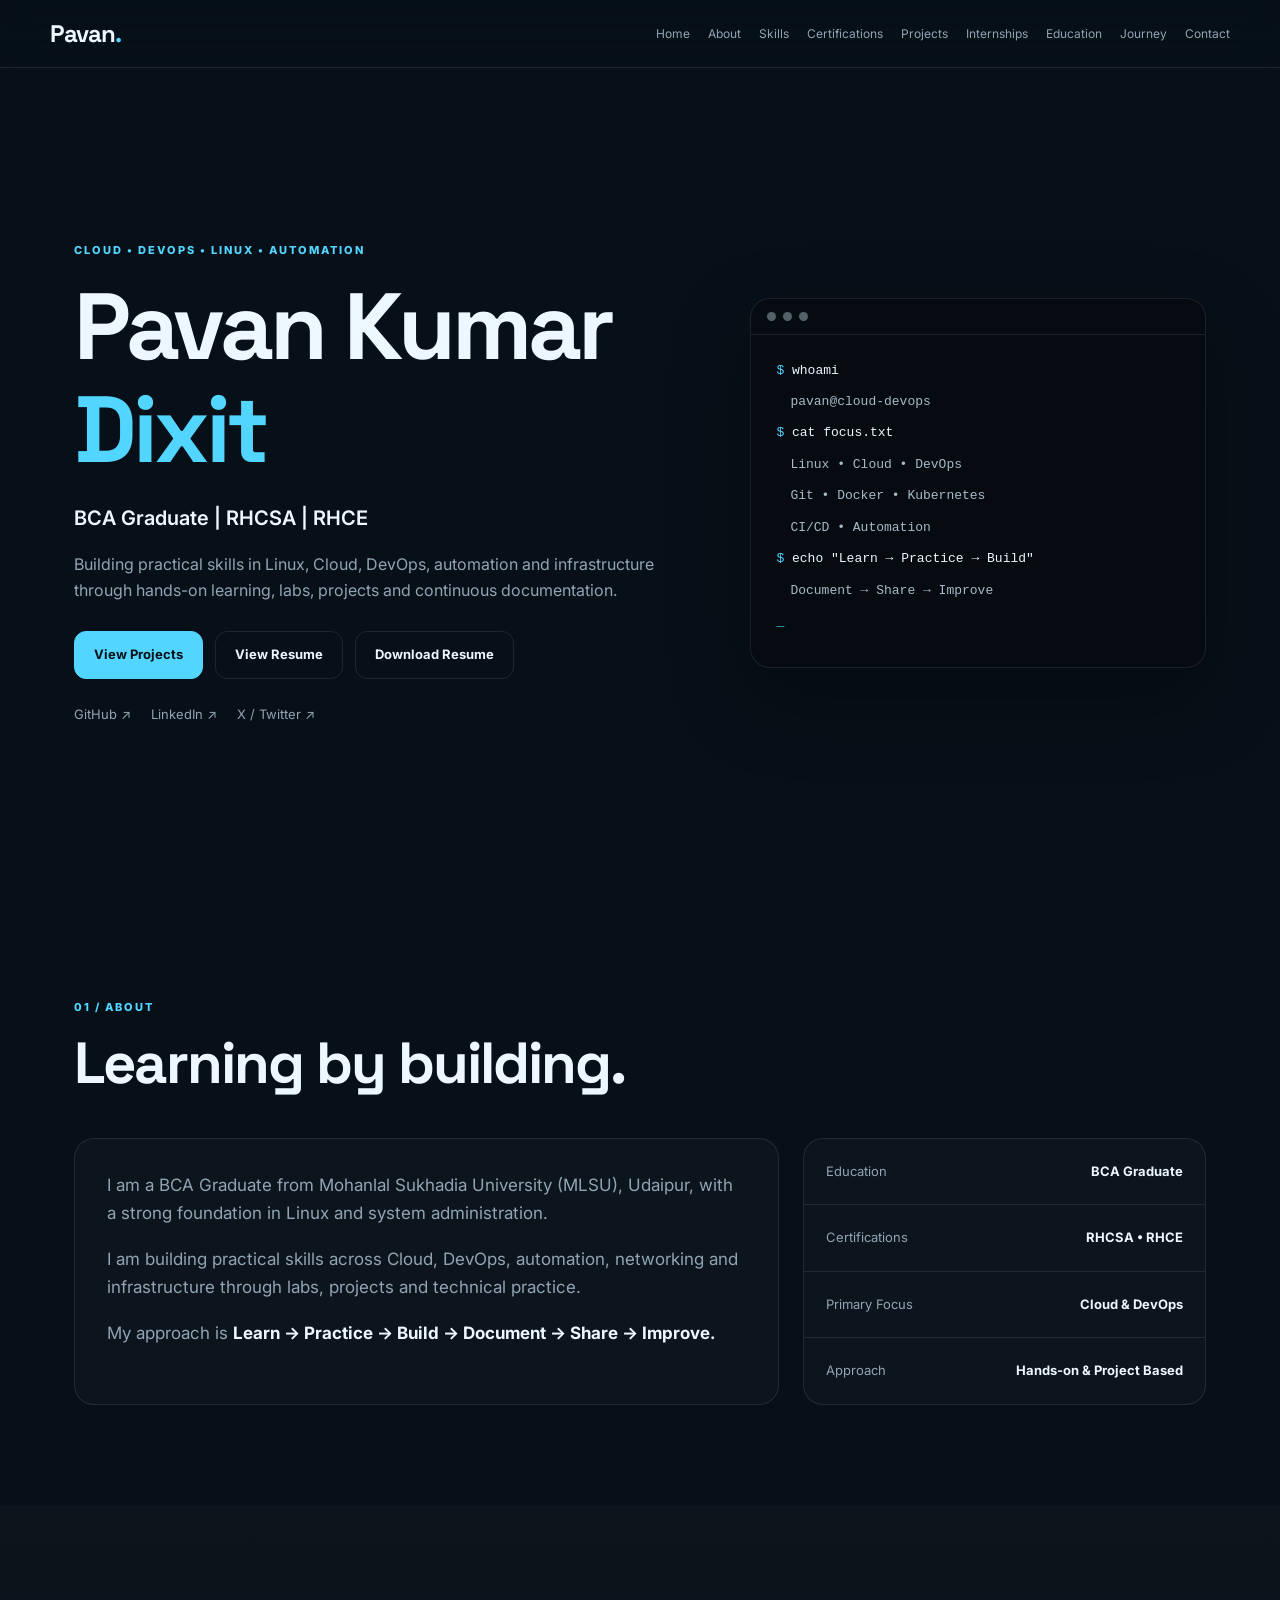
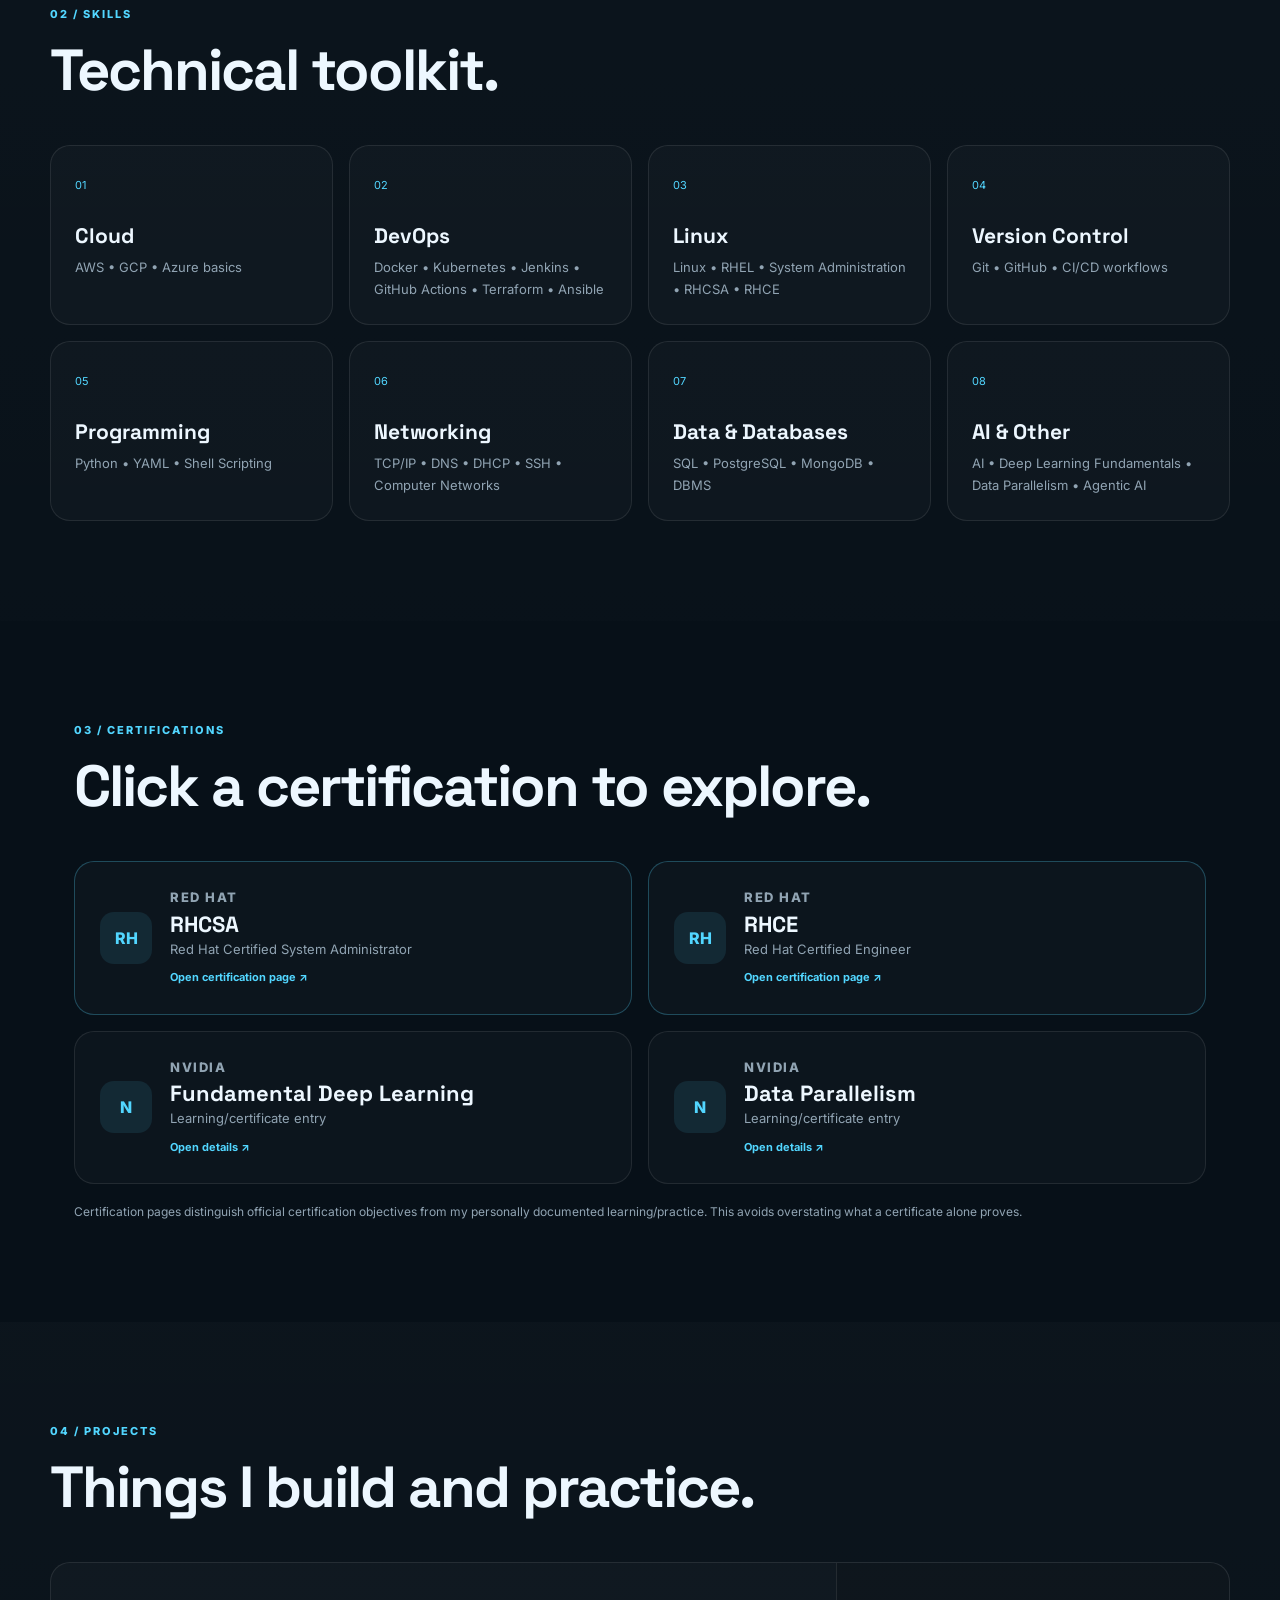
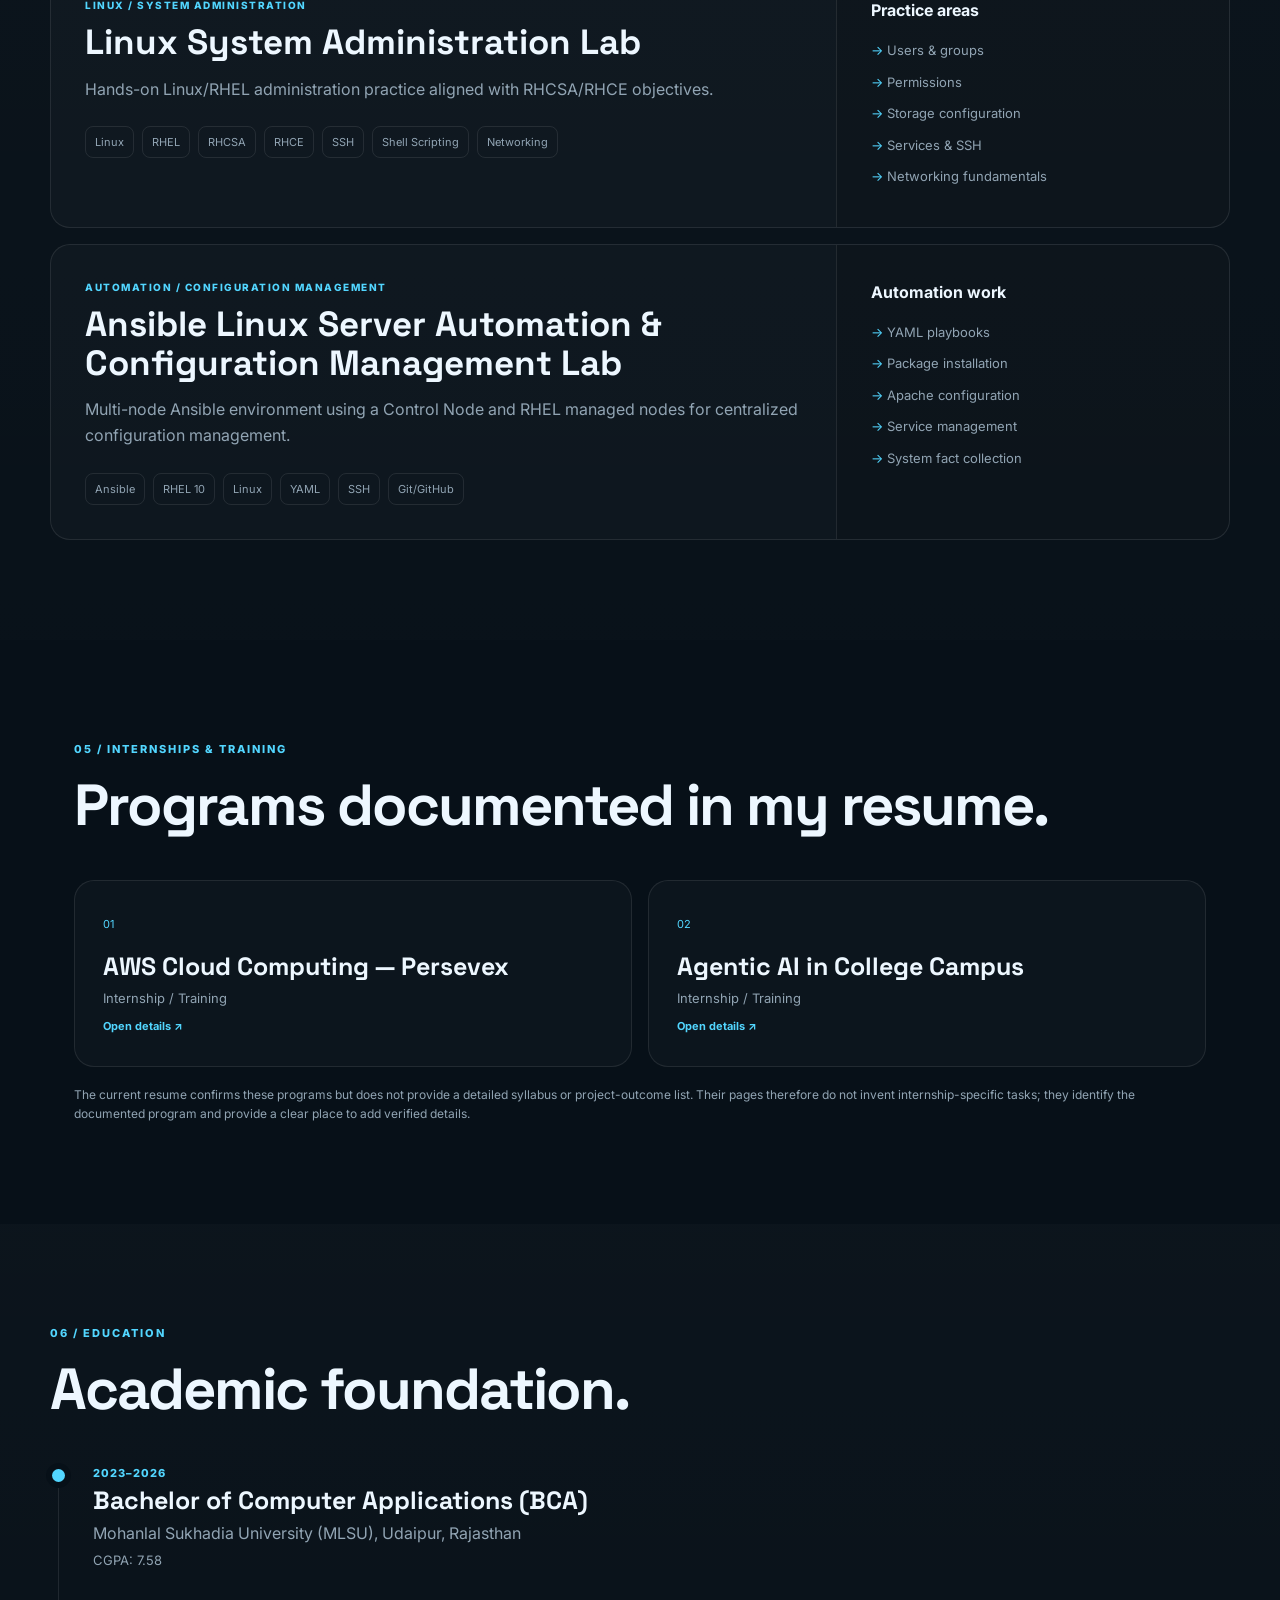
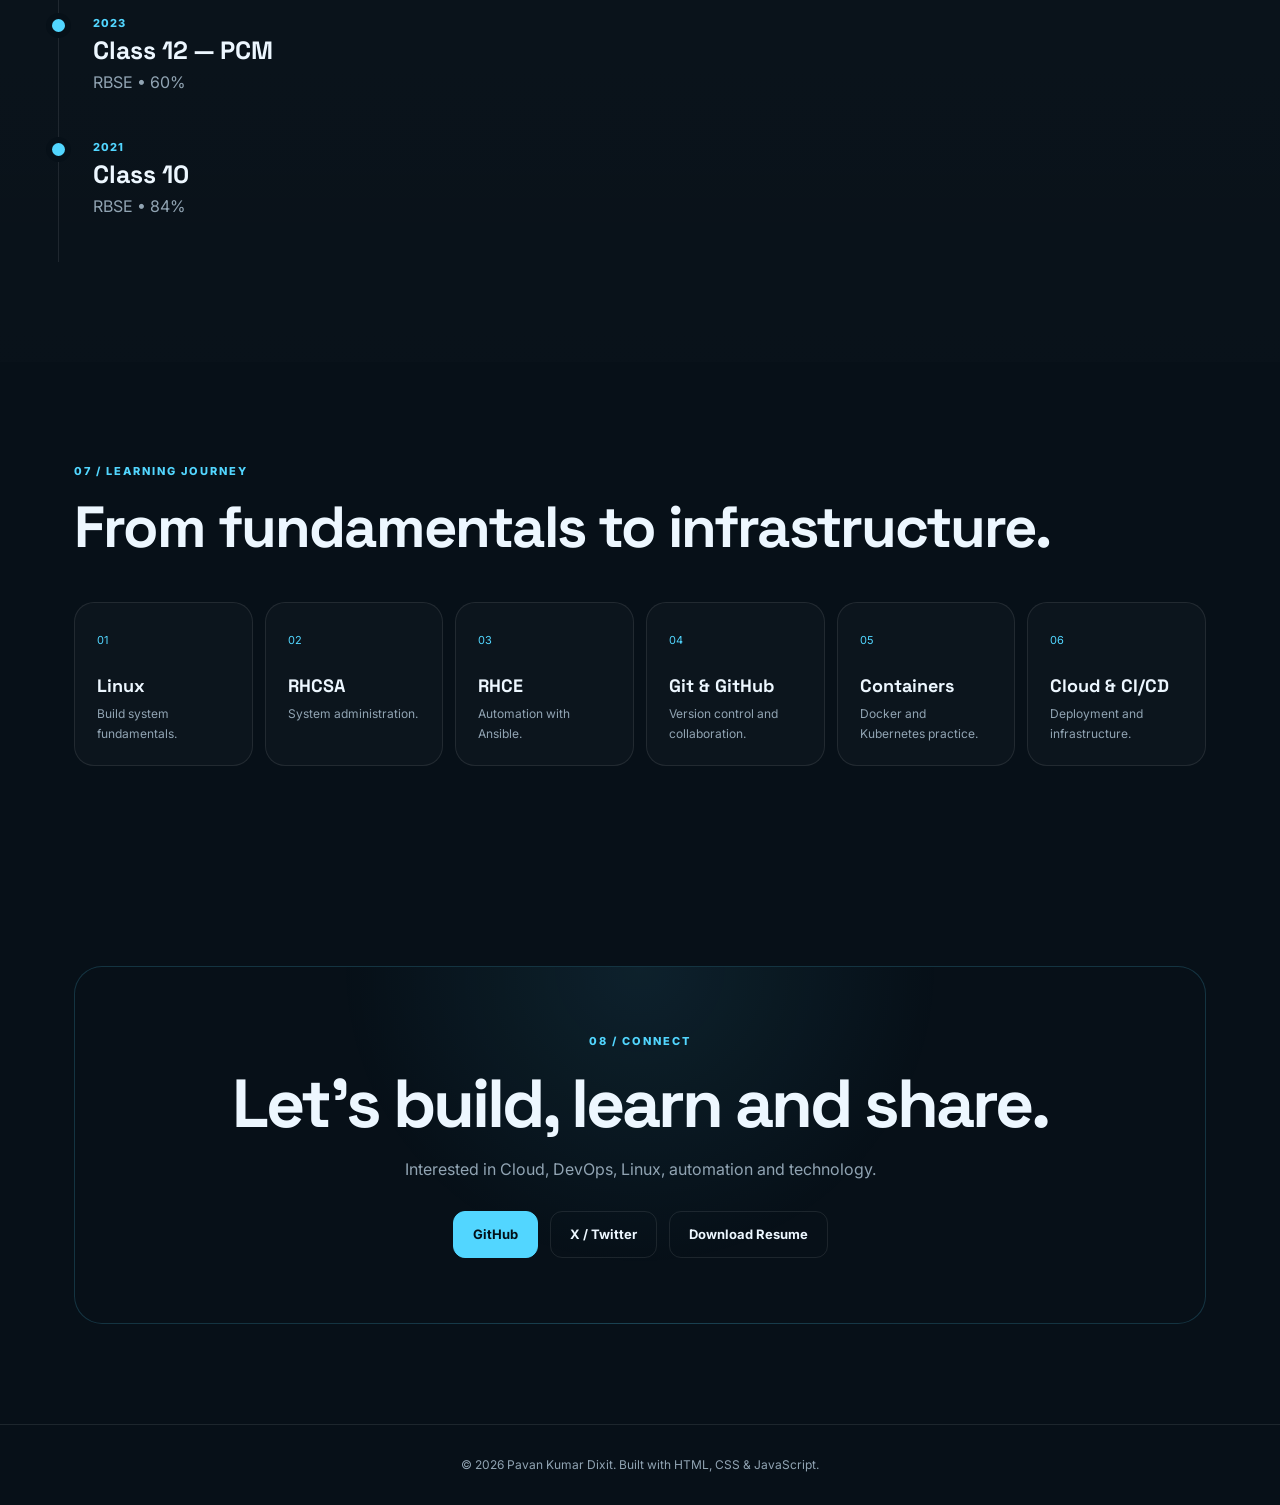
<file: index.html>
<!DOCTYPE html>
<html lang="en">
<head>
  <meta charset="UTF-8">
  <meta name="viewport" content="width=device-width, initial-scale=1.0">
  <meta http-equiv="refresh" content="0; url=pavan.html">
  <link rel="canonical" href="pavan.html">
  <title>Pavan Kumar Dixit | Portfolio</title>
  <script>
    window.location.replace("pavan.html");
  </script>
</head>
<body>
  <p>Opening portfolio… <a href="pavan.html">Continue to portfolio</a></p>
</body>
</html>
</file>
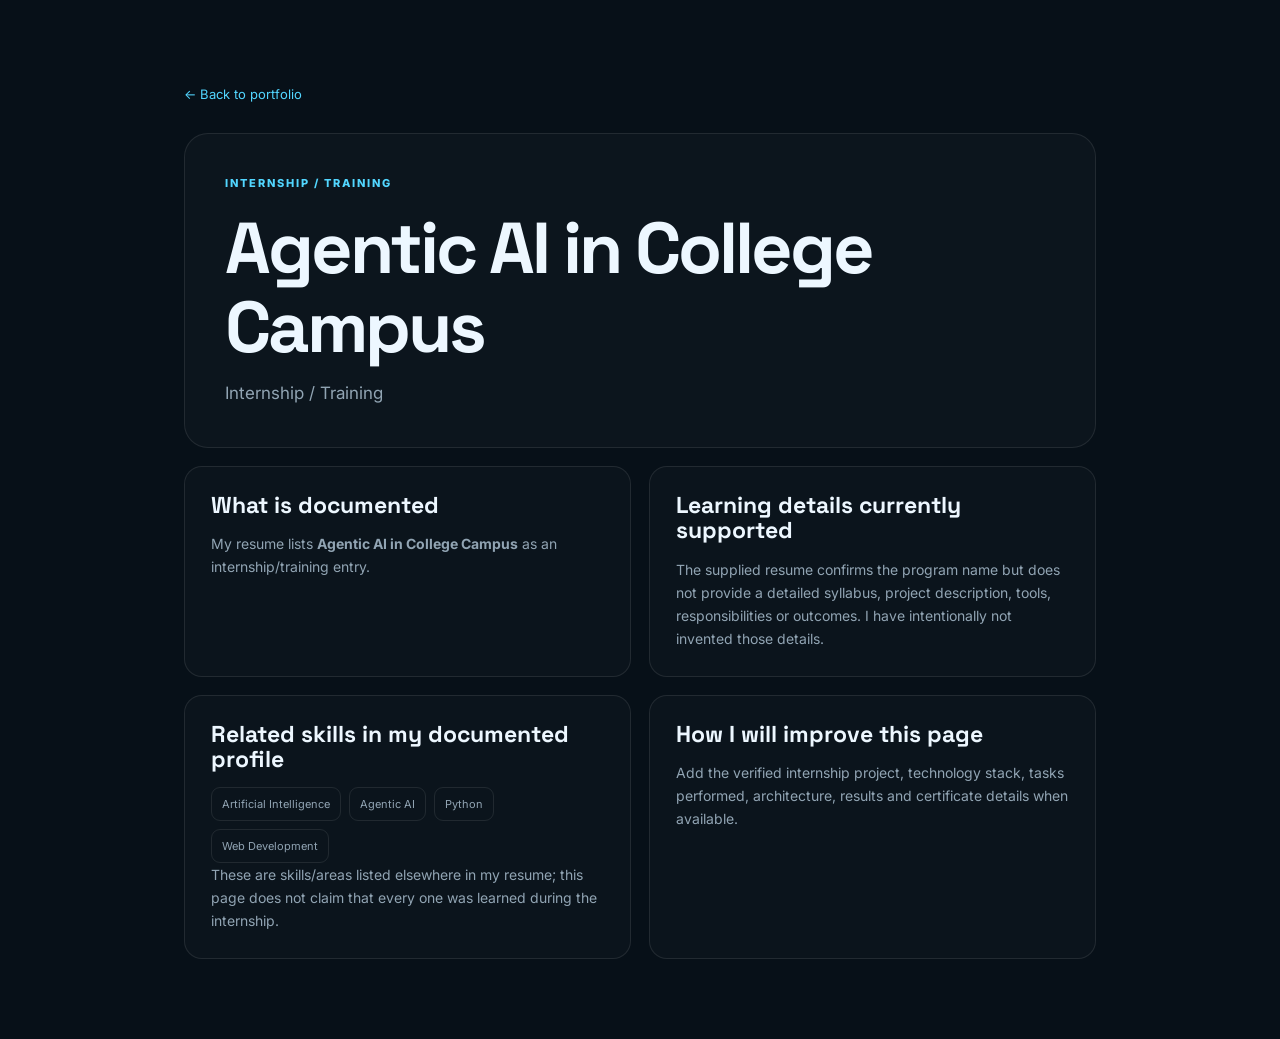
<file: agentic-ai-campus.html>
<!DOCTYPE html>
<html lang="en"><head><meta charset="UTF-8"><meta name="viewport" content="width=device-width, initial-scale=1.0">
<title>Agentic AI in College Campus | Pavan Kumar Dixit</title><link rel="stylesheet" href="kumar.css"></head>
<body class="detail-page"><main class="detail-wrap">
<a class="back" href="pavan.html#certifications">← Back to portfolio</a>
<header class="detail-hero"><p class="eyebrow">INTERNSHIP / TRAINING</p><h1>Agentic AI in College Campus</h1><p class="subtitle">Internship / Training</p></header>
<div class="detail-grid"><section class="detail-card"><h2>What is documented</h2><p>My resume lists <strong>Agentic AI in College Campus</strong> as an internship/training entry.</p></section>
<section class="detail-card"><h2>Learning details currently supported</h2><p>The supplied resume confirms the program name but does not provide a detailed syllabus, project description, tools, responsibilities or outcomes. I have intentionally not invented those details.</p></section>
<section class="detail-card"><h2>Related skills in my documented profile</h2><div class="skill-pills"><span>Artificial Intelligence</span><span>Agentic AI</span><span>Python</span><span>Web Development</span></div><p class="small-note">These are skills/areas listed elsewhere in my resume; this page does not claim that every one was learned during the internship.</p></section>
<section class="detail-card"><h2>How I will improve this page</h2><p>Add the verified internship project, technology stack, tasks performed, architecture, results and certificate details when available.</p></section>
</div>
</main><script src="dixit.js"></script></body></html>
</file>
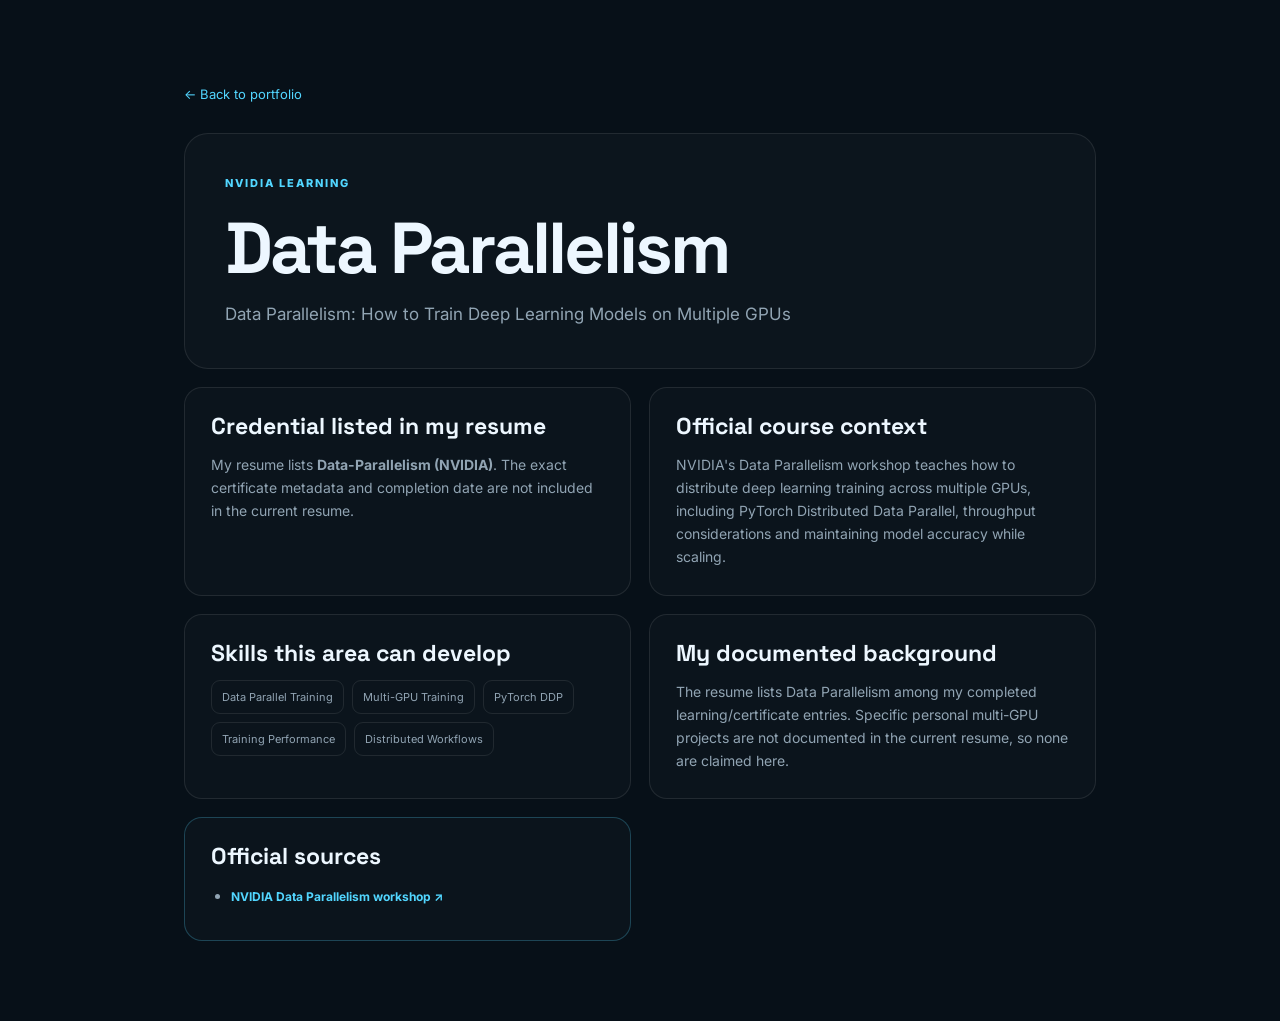
<file: data-parallelism.html>
<!DOCTYPE html>
<html lang="en"><head><meta charset="UTF-8"><meta name="viewport" content="width=device-width, initial-scale=1.0">
<title>Data Parallelism | Pavan Kumar Dixit</title><link rel="stylesheet" href="kumar.css"></head>
<body class="detail-page"><main class="detail-wrap">
<a class="back" href="pavan.html#certifications">← Back to portfolio</a>
<header class="detail-hero"><p class="eyebrow">NVIDIA LEARNING</p><h1>Data Parallelism</h1><p class="subtitle">Data Parallelism: How to Train Deep Learning Models on Multiple GPUs</p></header>
<div class="detail-grid"><section class="detail-card"><h2>Credential listed in my resume</h2><p>My resume lists <strong>Data-Parallelism (NVIDIA)</strong>. The exact certificate metadata and completion date are not included in the current resume.</p></section>
<section class="detail-card"><h2>Official course context</h2><p>NVIDIA's Data Parallelism workshop teaches how to distribute deep learning training across multiple GPUs, including PyTorch Distributed Data Parallel, throughput considerations and maintaining model accuracy while scaling.</p></section>
<section class="detail-card"><h2>Skills this area can develop</h2><div class="skill-pills"><span>Data Parallel Training</span><span>Multi-GPU Training</span><span>PyTorch DDP</span><span>Training Performance</span><span>Distributed Workflows</span></div></section>
<section class="detail-card"><h2>My documented background</h2><p>The resume lists Data Parallelism among my completed learning/certificate entries. Specific personal multi-GPU projects are not documented in the current resume, so none are claimed here.</p></section>
<div class="detail-card official"><h2>Official sources</h2><ul><li><a class="source-link" href="https://www.nvidia.com/en-gb/training/instructor-led-workshops/train-deep-learning-models-on-multi-gpus/" target="_blank" rel="noopener">NVIDIA Data Parallelism workshop ↗</a></li></ul></div></div>
</main><script src="dixit.js"></script></body></html>
</file>
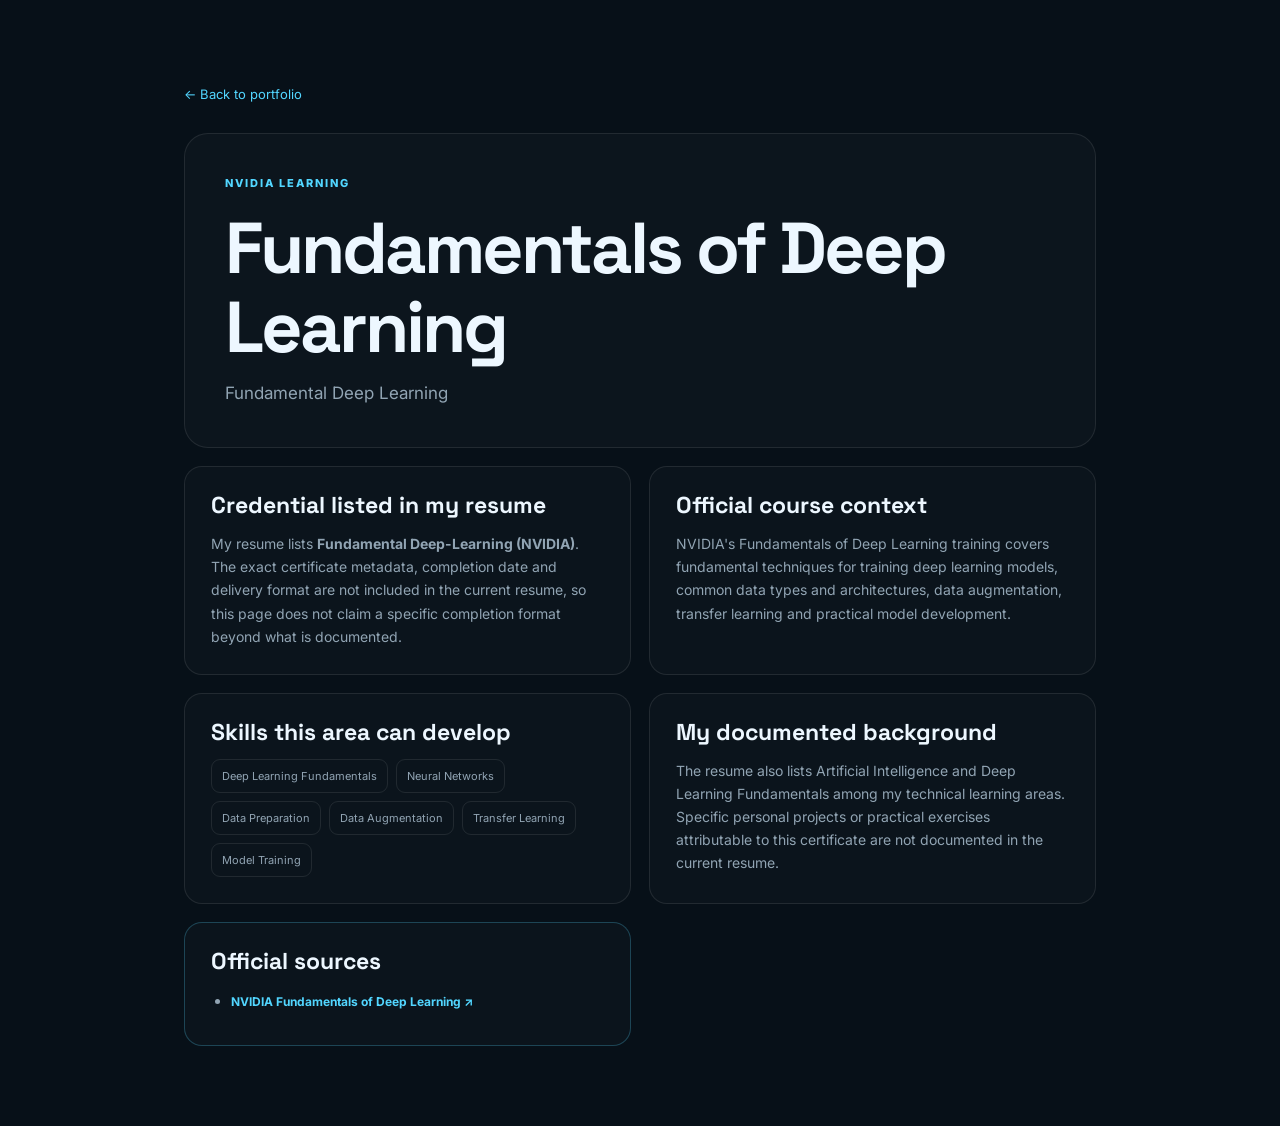
<file: fundamentals-deep-learning.html>
<!DOCTYPE html>
<html lang="en"><head><meta charset="UTF-8"><meta name="viewport" content="width=device-width, initial-scale=1.0">
<title>Fundamentals of Deep Learning | Pavan Kumar Dixit</title><link rel="stylesheet" href="kumar.css"></head>
<body class="detail-page"><main class="detail-wrap">
<a class="back" href="pavan.html#certifications">← Back to portfolio</a>
<header class="detail-hero"><p class="eyebrow">NVIDIA LEARNING</p><h1>Fundamentals of Deep Learning</h1><p class="subtitle">Fundamental Deep Learning</p></header>
<div class="detail-grid"><section class="detail-card"><h2>Credential listed in my resume</h2><p>My resume lists <strong>Fundamental Deep-Learning (NVIDIA)</strong>. The exact certificate metadata, completion date and delivery format are not included in the current resume, so this page does not claim a specific completion format beyond what is documented.</p></section>
<section class="detail-card"><h2>Official course context</h2><p>NVIDIA's Fundamentals of Deep Learning training covers fundamental techniques for training deep learning models, common data types and architectures, data augmentation, transfer learning and practical model development.</p></section>
<section class="detail-card"><h2>Skills this area can develop</h2><div class="skill-pills"><span>Deep Learning Fundamentals</span><span>Neural Networks</span><span>Data Preparation</span><span>Data Augmentation</span><span>Transfer Learning</span><span>Model Training</span></div></section>
<section class="detail-card"><h2>My documented background</h2><p>The resume also lists Artificial Intelligence and Deep Learning Fundamentals among my technical learning areas. Specific personal projects or practical exercises attributable to this certificate are not documented in the current resume.</p></section>
<div class="detail-card official"><h2>Official sources</h2><ul><li><a class="source-link" href="https://www.nvidia.com/en-eu/training/instructor-led-workshops/fundamentals-of-deep-learning/" target="_blank" rel="noopener">NVIDIA Fundamentals of Deep Learning ↗</a></li></ul></div></div>
</main><script src="dixit.js"></script></body></html>
</file>
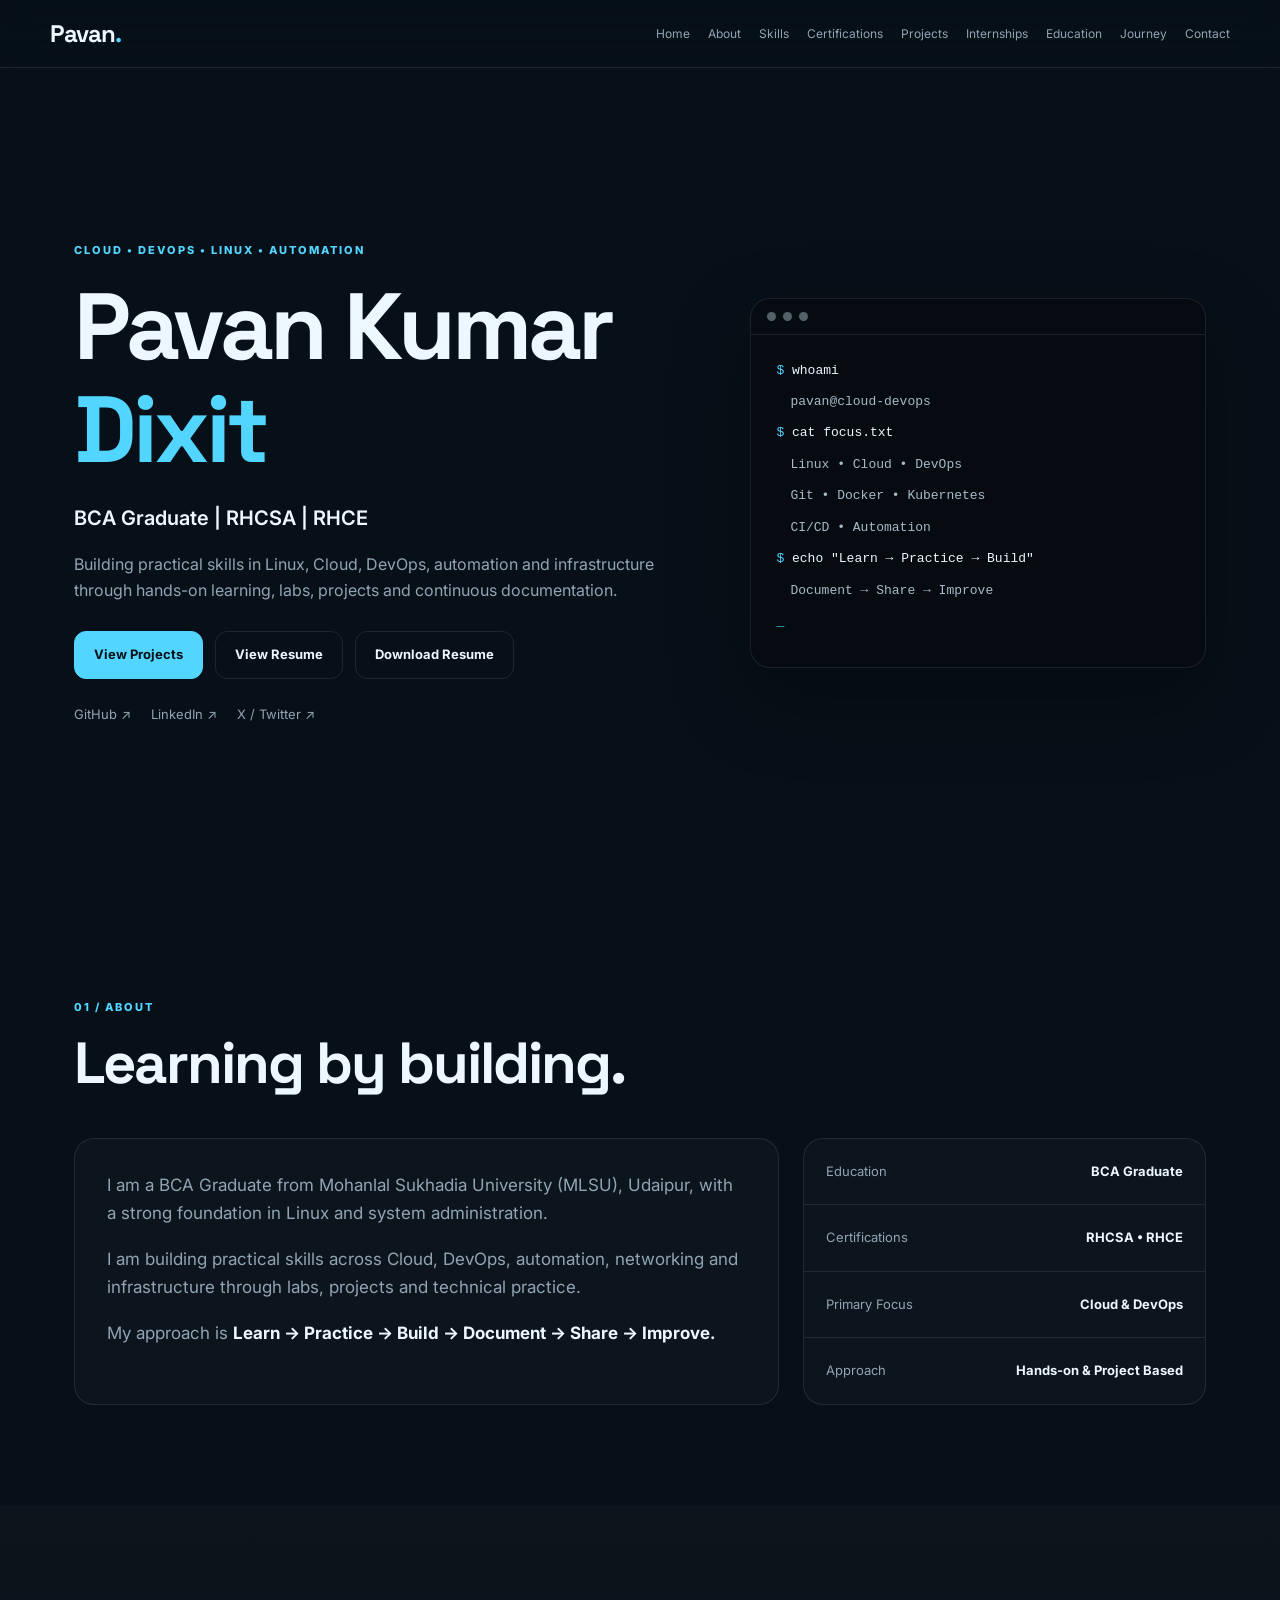
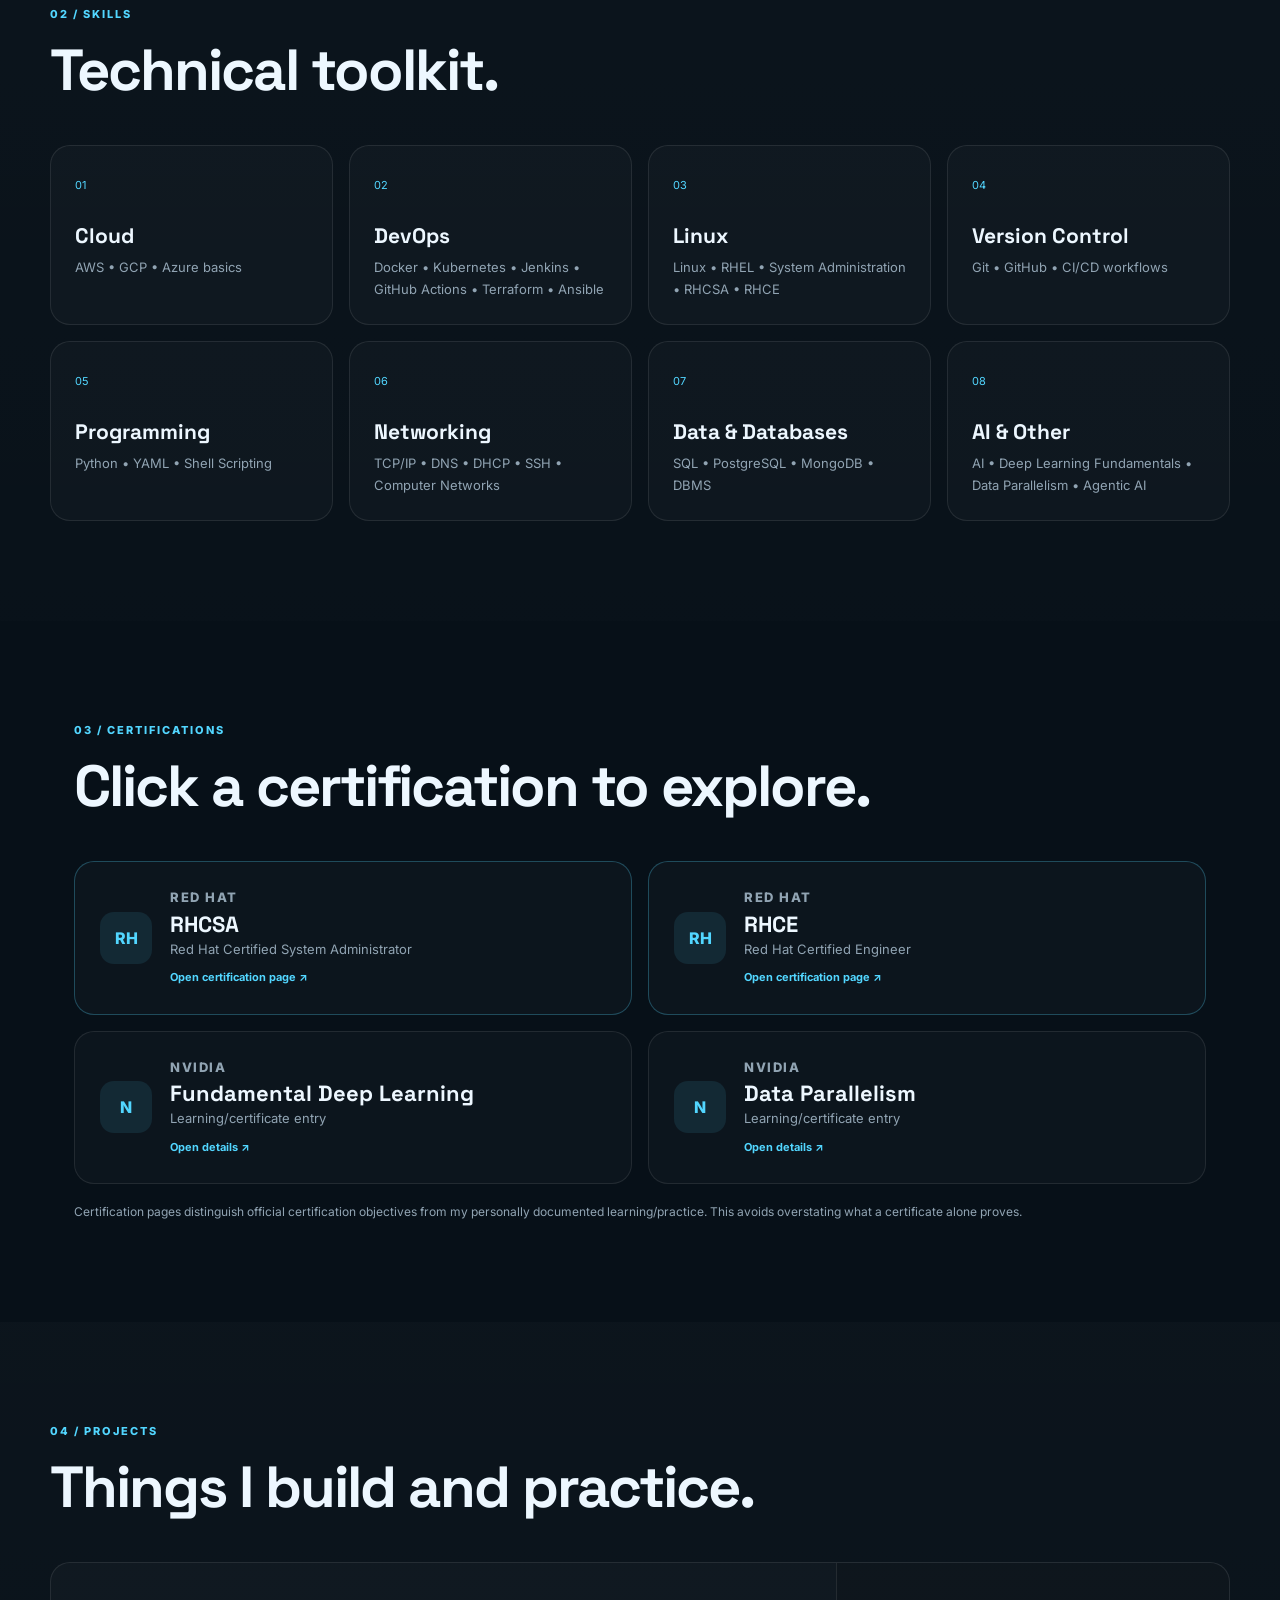
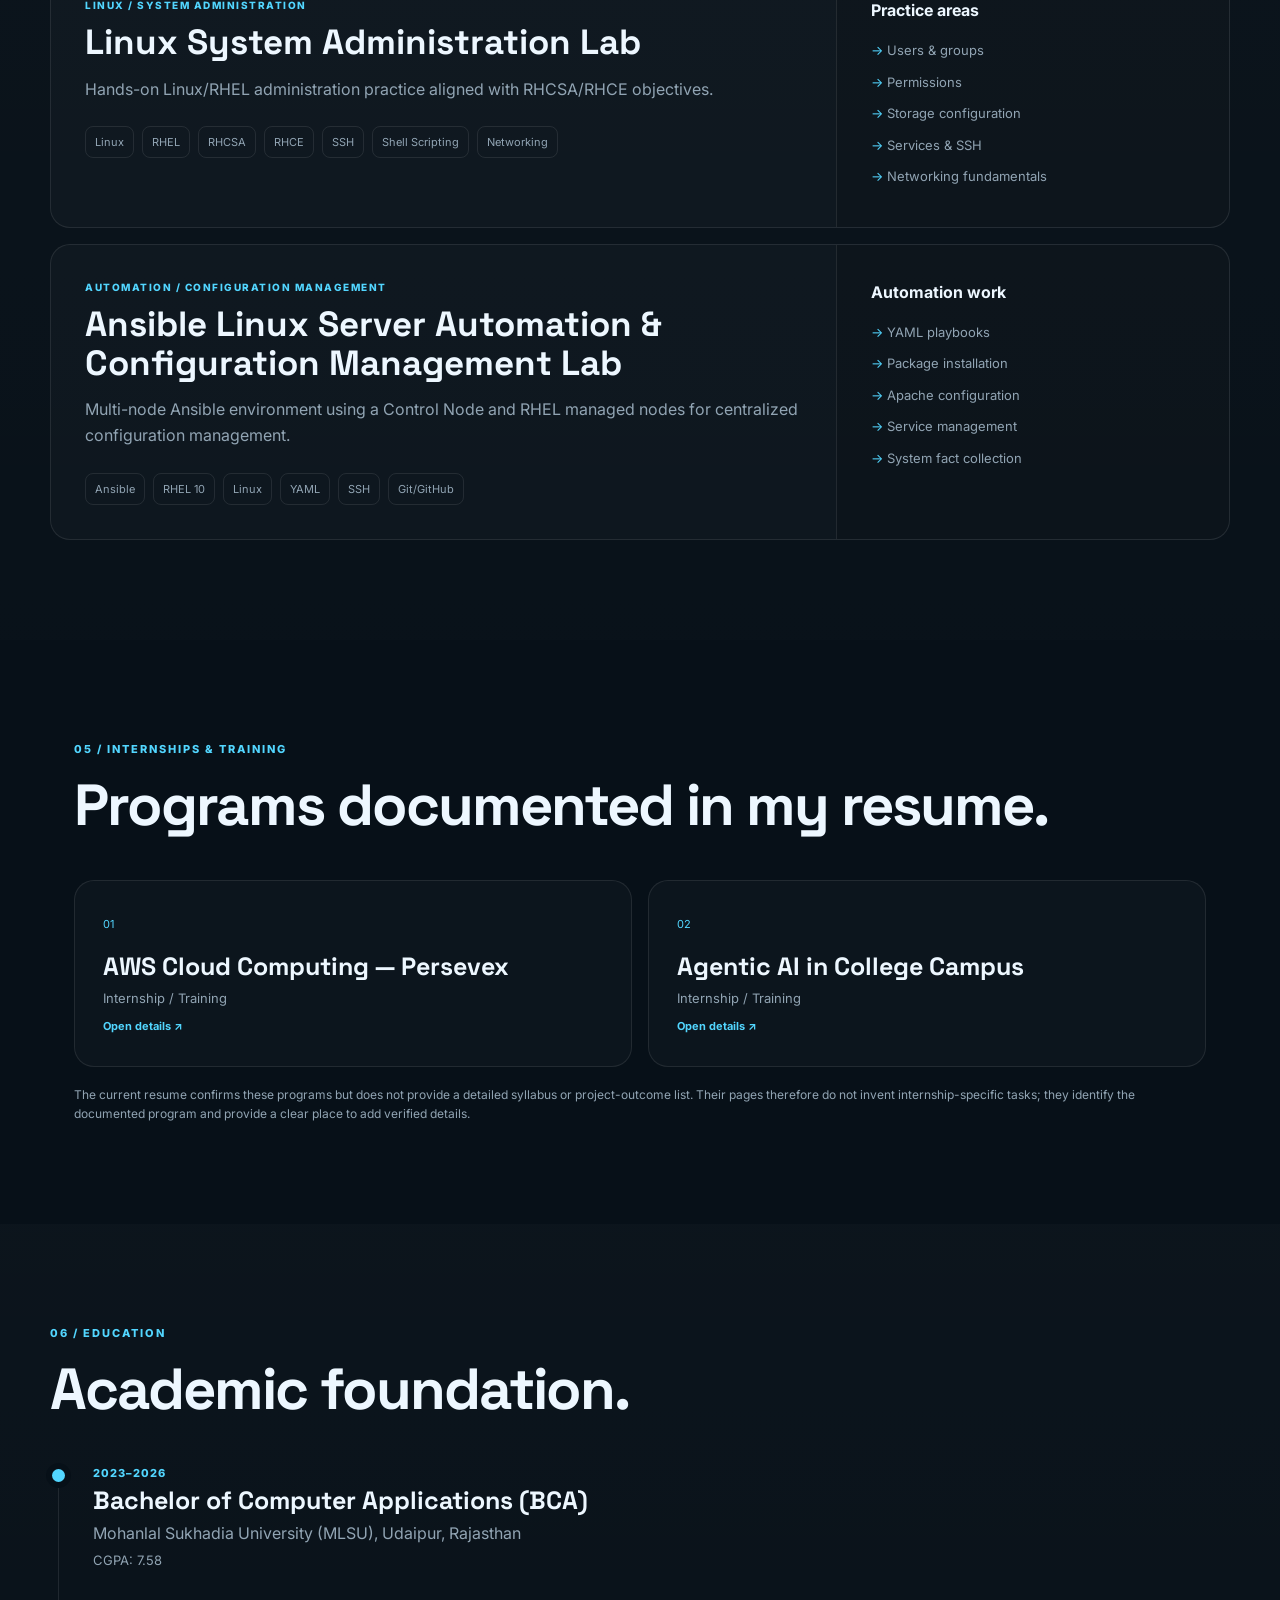
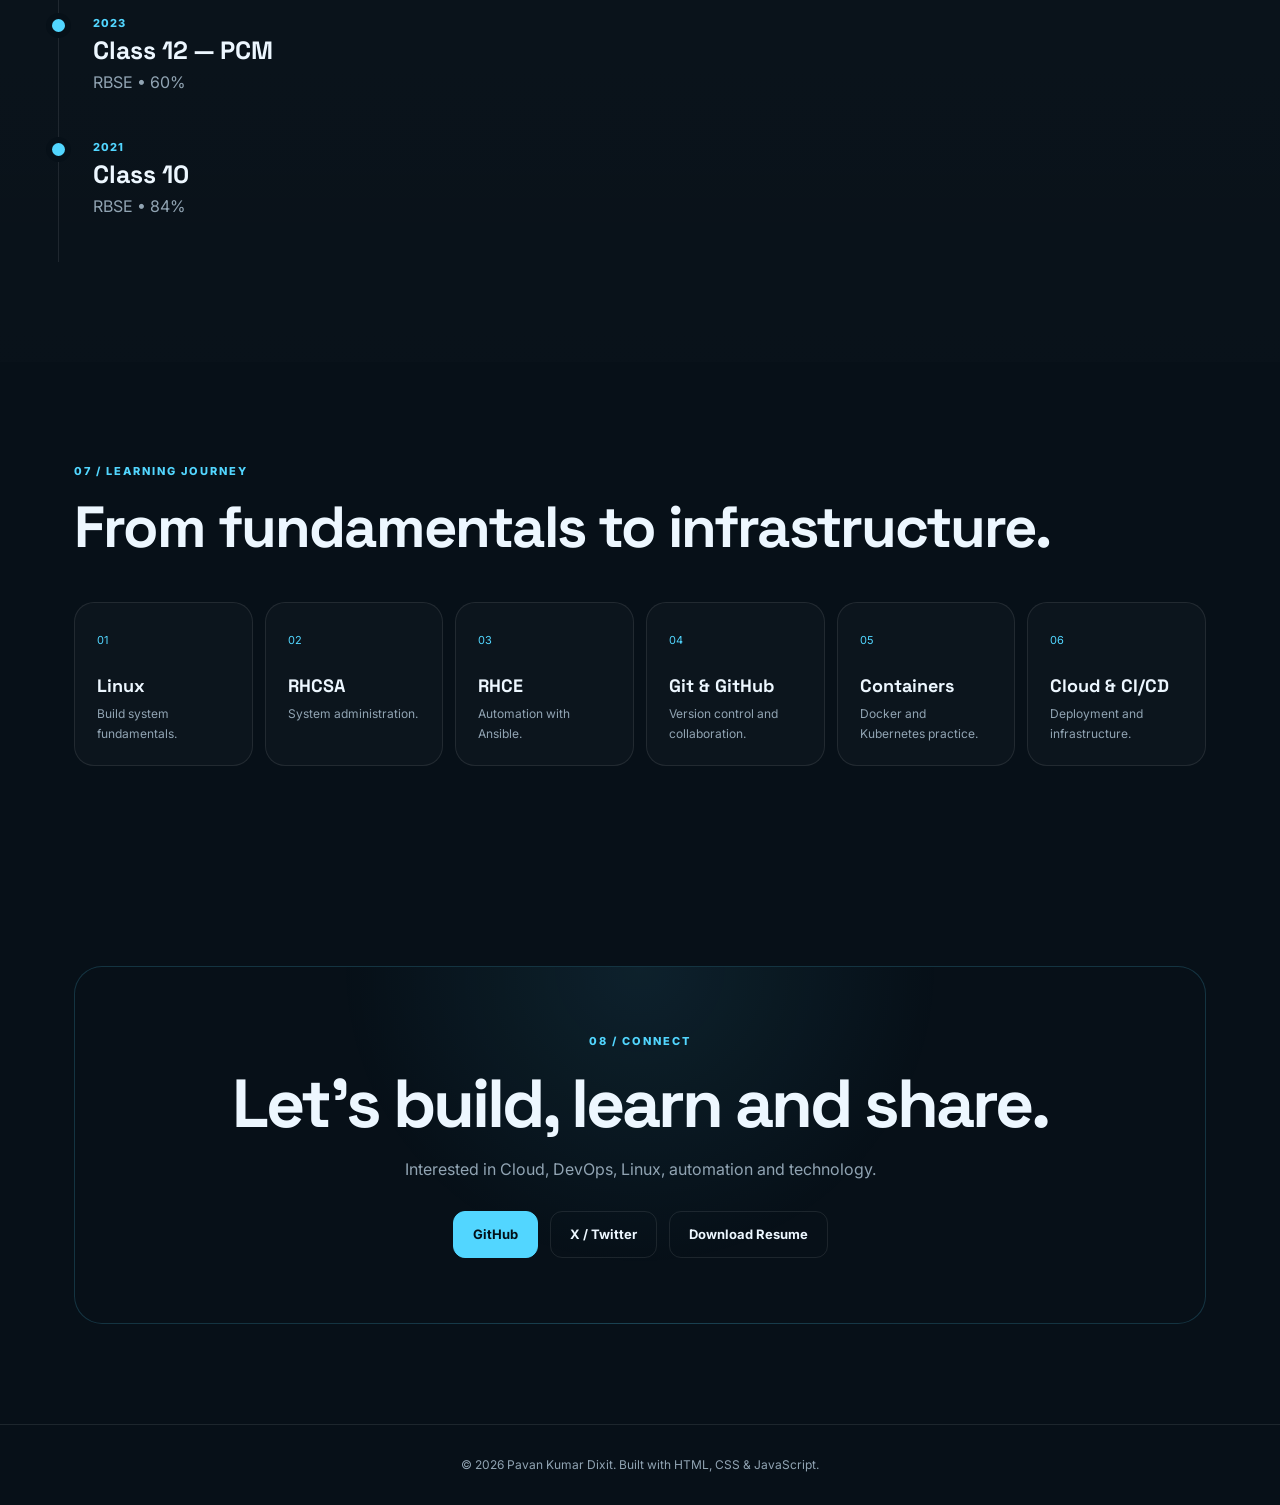
<file: pavan.html>
<!DOCTYPE html>
<html lang="en">
<head>
  <meta charset="UTF-8">
  <meta name="viewport" content="width=device-width, initial-scale=1.0">
  <meta name="description" content="Pavan Kumar Dixit — BCA Graduate, RHCSA & RHCE, Cloud and DevOps portfolio.">
  <title>Pavan Kumar Dixit | Cloud & DevOps Portfolio</title>
  <link rel="stylesheet" href="kumar.css">
</head>
<body>
<header class="navbar">
  <a class="logo" href="pavan.html">Pavan<span>.</span></a>
  <button class="menu-toggle" aria-label="Open navigation">☰</button>
  <nav class="nav-links">
    <a href="#home">Home</a><a href="#about">About</a><a href="#skills">Skills</a>
    <a href="#certifications">Certifications</a><a href="#projects">Projects</a>
    <a href="#internships">Internships</a><a href="#education">Education</a>
    <a href="#journey">Journey</a><a href="#contact">Contact</a>
  </nav>
</header>

<main>
<section id="home" class="section hero">
  <div class="hero-content">
    <p class="eyebrow">CLOUD • DEVOPS • LINUX • AUTOMATION</p>
    <h1>Pavan Kumar<br><span>Dixit</span></h1>
    <p class="hero-subtitle">BCA Graduate | RHCSA | RHCE</p>
    <p class="hero-text">Building practical skills in Linux, Cloud, DevOps, automation and infrastructure through hands-on learning, labs, projects and continuous documentation.</p>
    <div class="hero-actions">
      <a class="btn primary" href="#projects">View Projects</a>
      <a class="btn secondary" href="Pavan_Kumar_Dixit_Resume.pdf" target="_blank" rel="noopener">View Resume</a>
      <a class="btn secondary" href="Pavan_Kumar_Dixit_Resume.pdf" download>Download Resume</a>
    </div>
    <div class="social-links">
      <a href="https://github.com/pavandixit02" target="_blank" rel="noopener">GitHub ↗</a>
      <a href="https://www.linkedin.com/" target="_blank" rel="noopener">LinkedIn ↗</a>
      <a href="https://x.com/pavandixit775" target="_blank" rel="noopener">X / Twitter ↗</a>
    </div>
  </div>
  <div class="terminal-card">
    <div class="terminal-top"><span></span><span></span><span></span></div>
    <div class="terminal-body">
      <p><span class="prompt">$</span> whoami</p>
      <p class="output">pavan@cloud-devops</p>
      <p><span class="prompt">$</span> cat focus.txt</p>
      <p class="output">Linux • Cloud • DevOps</p>
      <p class="output">Git • Docker • Kubernetes</p>
      <p class="output">CI/CD • Automation</p>
      <p><span class="prompt">$</span> echo "Learn → Practice → Build"</p>
      <p class="output">Document → Share → Improve</p>
      <p class="cursor">_</p>
    </div>
  </div>
</section>

<section id="about" class="section">
  <div class="section-heading"><p class="eyebrow">01 / ABOUT</p><h2>Learning by building.</h2></div>
  <div class="about-grid">
    <div class="about-card">
      <p>I am a BCA Graduate from Mohanlal Sukhadia University (MLSU), Udaipur, with a strong foundation in Linux and system administration.</p>
      <p>I am building practical skills across Cloud, DevOps, automation, networking and infrastructure through labs, projects and technical practice.</p>
      <p>My approach is <strong>Learn → Practice → Build → Document → Share → Improve.</strong></p>
    </div>
    <div class="fact-list">
      <div><span>Education</span><strong>BCA Graduate</strong></div>
      <div><span>Certifications</span><strong>RHCSA • RHCE</strong></div>
      <div><span>Primary Focus</span><strong>Cloud & DevOps</strong></div>
      <div><span>Approach</span><strong>Hands-on & Project Based</strong></div>
    </div>
  </div>
</section>

<section id="skills" class="section alt">
  <div class="section-heading"><p class="eyebrow">02 / SKILLS</p><h2>Technical toolkit.</h2></div>
  <div class="cards-grid">
    <article class="skill-card"><span class="card-number">01</span><h3>Cloud</h3><p>AWS • GCP • Azure basics</p></article>
    <article class="skill-card"><span class="card-number">02</span><h3>DevOps</h3><p>Docker • Kubernetes • Jenkins • GitHub Actions • Terraform • Ansible</p></article>
    <article class="skill-card"><span class="card-number">03</span><h3>Linux</h3><p>Linux • RHEL • System Administration • RHCSA • RHCE</p></article>
    <article class="skill-card"><span class="card-number">04</span><h3>Version Control</h3><p>Git • GitHub • CI/CD workflows</p></article>
    <article class="skill-card"><span class="card-number">05</span><h3>Programming</h3><p>Python • YAML • Shell Scripting</p></article>
    <article class="skill-card"><span class="card-number">06</span><h3>Networking</h3><p>TCP/IP • DNS • DHCP • SSH • Computer Networks</p></article>
    <article class="skill-card"><span class="card-number">07</span><h3>Data & Databases</h3><p>SQL • PostgreSQL • MongoDB • DBMS</p></article>
    <article class="skill-card"><span class="card-number">08</span><h3>AI & Other</h3><p>AI • Deep Learning Fundamentals • Data Parallelism • Agentic AI</p></article>
  </div>
</section>

<section id="certifications" class="section">
  <div class="section-heading"><p class="eyebrow">03 / CERTIFICATIONS</p><h2>Click a certification to explore.</h2></div>
  <div class="cert-grid">
    <a class="cert-card featured" href="rhcsa.html" target="_blank" rel="noopener"><span class="cert-badge">RH</span><div><p class="cert-label">RED HAT</p><h3>RHCSA</h3><p>Red Hat Certified System Administrator</p><span class="open-link">Open certification page ↗</span></div></a>
    <a class="cert-card featured" href="rhce.html" target="_blank" rel="noopener"><span class="cert-badge">RH</span><div><p class="cert-label">RED HAT</p><h3>RHCE</h3><p>Red Hat Certified Engineer</p><span class="open-link">Open certification page ↗</span></div></a>
    <a class="cert-card" href="fundamentals-deep-learning.html" target="_blank" rel="noopener"><span class="cert-badge">N</span><div><p class="cert-label">NVIDIA</p><h3>Fundamental Deep Learning</h3><p>Learning/certificate entry</p><span class="open-link">Open details ↗</span></div></a>
    <a class="cert-card" href="data-parallelism.html" target="_blank" rel="noopener"><span class="cert-badge">N</span><div><p class="cert-label">NVIDIA</p><h3>Data Parallelism</h3><p>Learning/certificate entry</p><span class="open-link">Open details ↗</span></div></a>
  </div>
  <p class="section-note">Certification pages distinguish official certification objectives from my personally documented learning/practice. This avoids overstating what a certificate alone proves.</p>
</section>

<section id="projects" class="section alt">
  <div class="section-heading"><p class="eyebrow">04 / PROJECTS</p><h2>Things I build and practice.</h2></div>
  <div class="project-card">
    <div class="project-main"><p class="project-type">LINUX / SYSTEM ADMINISTRATION</p><h3>Linux System Administration Lab</h3><p>Hands-on Linux/RHEL administration practice aligned with RHCSA/RHCE objectives.</p>
      <div class="tags"><span>Linux</span><span>RHEL</span><span>RHCSA</span><span>RHCE</span><span>SSH</span><span>Shell Scripting</span><span>Networking</span></div>
    </div>
    <div class="project-side"><p>Practice areas</p><ul><li>Users & groups</li><li>Permissions</li><li>Storage configuration</li><li>Services & SSH</li><li>Networking fundamentals</li></ul></div>
  </div>
  <div class="project-card project-gap">
    <div class="project-main"><p class="project-type">AUTOMATION / CONFIGURATION MANAGEMENT</p><h3>Ansible Linux Server Automation & Configuration Management Lab</h3><p>Multi-node Ansible environment using a Control Node and RHEL managed nodes for centralized configuration management.</p>
      <div class="tags"><span>Ansible</span><span>RHEL 10</span><span>Linux</span><span>YAML</span><span>SSH</span><span>Git/GitHub</span></div>
    </div>
    <div class="project-side"><p>Automation work</p><ul><li>YAML playbooks</li><li>Package installation</li><li>Apache configuration</li><li>Service management</li><li>System fact collection</li></ul></div>
  </div>
</section>

<section id="internships" class="section">
  <div class="section-heading"><p class="eyebrow">05 / INTERNSHIPS & TRAINING</p><h2>Programs documented in my resume.</h2></div>
  <div class="internship-grid">
    <a class="internship-card" href="persevex-aws.html" target="_blank" rel="noopener"><span class="card-number">01</span><h3>AWS Cloud Computing — Persevex</h3><p>Internship / Training</p><span class="open-link">Open details ↗</span></a>
    <a class="internship-card" href="agentic-ai-campus.html" target="_blank" rel="noopener"><span class="card-number">02</span><h3>Agentic AI in College Campus</h3><p>Internship / Training</p><span class="open-link">Open details ↗</span></a>
  </div>
  <p class="section-note">The current resume confirms these programs but does not provide a detailed syllabus or project-outcome list. Their pages therefore do not invent internship-specific tasks; they identify the documented program and provide a clear place to add verified details.</p>
</section>

<section id="education" class="section alt">
  <div class="section-heading"><p class="eyebrow">06 / EDUCATION</p><h2>Academic foundation.</h2></div>
  <div class="timeline">
    <div class="timeline-item"><span class="timeline-dot"></span><div><p class="timeline-date">2023–2026</p><h3>Bachelor of Computer Applications (BCA)</h3><p>Mohanlal Sukhadia University (MLSU), Udaipur, Rajasthan</p><p class="muted">CGPA: 7.58</p></div></div>
    <div class="timeline-item"><span class="timeline-dot"></span><div><p class="timeline-date">2023</p><h3>Class 12 — PCM</h3><p>RBSE • 60%</p></div></div>
    <div class="timeline-item"><span class="timeline-dot"></span><div><p class="timeline-date">2021</p><h3>Class 10</h3><p>RBSE • 84%</p></div></div>
  </div>
</section>

<section id="journey" class="section">
  <div class="section-heading"><p class="eyebrow">07 / LEARNING JOURNEY</p><h2>From fundamentals to infrastructure.</h2></div>
  <div class="journey">
    <div class="journey-step"><span>01</span><h3>Linux</h3><p>Build system fundamentals.</p></div>
    <div class="journey-step"><span>02</span><h3>RHCSA</h3><p>System administration.</p></div>
    <div class="journey-step"><span>03</span><h3>RHCE</h3><p>Automation with Ansible.</p></div>
    <div class="journey-step"><span>04</span><h3>Git & GitHub</h3><p>Version control and collaboration.</p></div>
    <div class="journey-step"><span>05</span><h3>Containers</h3><p>Docker and Kubernetes practice.</p></div>
    <div class="journey-step"><span>06</span><h3>Cloud & CI/CD</h3><p>Deployment and infrastructure.</p></div>
  </div>
</section>

<section id="contact" class="section contact-section">
  <div class="contact-box">
    <p class="eyebrow">08 / CONNECT</p><h2>Let's build, learn and share.</h2>
    <p>Interested in Cloud, DevOps, Linux, automation and technology.</p>
    <div class="hero-actions center">
      <a class="btn primary" href="https://github.com/pavandixit02" target="_blank" rel="noopener">GitHub</a>
      <a class="btn secondary" href="https://x.com/pavandixit775" target="_blank" rel="noopener">X / Twitter</a>
      <a class="btn secondary" href="Pavan_Kumar_Dixit_Resume.pdf" download>Download Resume</a>
    </div>
  </div>
</section>
</main>

<footer><p>© <span id="year"></span> Pavan Kumar Dixit. Built with HTML, CSS & JavaScript.</p></footer>
<script src="dixit.js"></script>
</body>
</html>
</file>
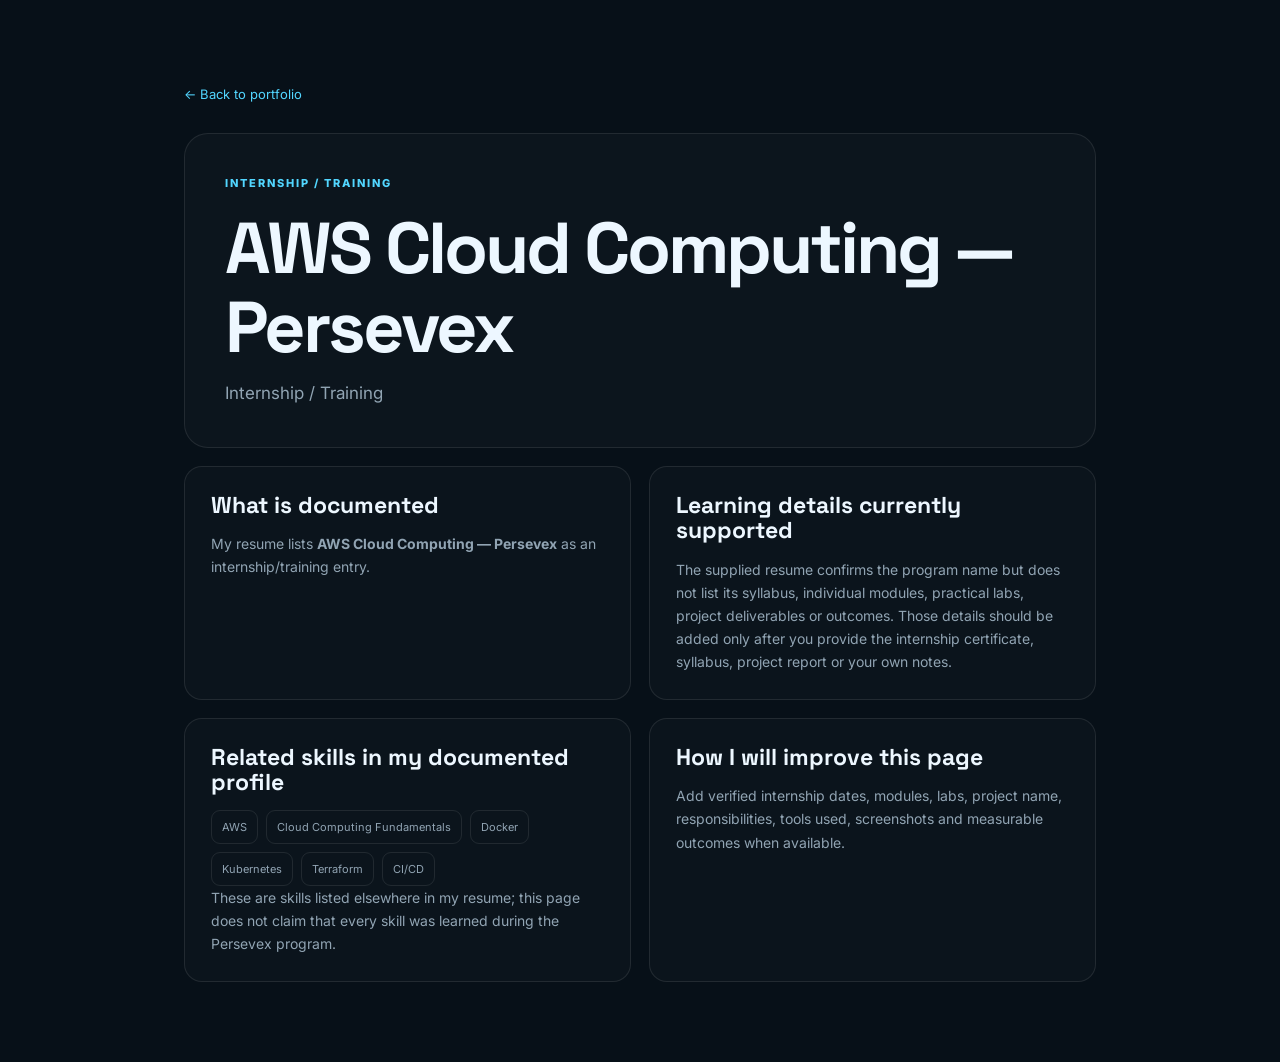
<file: persevex-aws.html>
<!DOCTYPE html>
<html lang="en"><head><meta charset="UTF-8"><meta name="viewport" content="width=device-width, initial-scale=1.0">
<title>AWS Cloud Computing — Persevex | Pavan Kumar Dixit</title><link rel="stylesheet" href="kumar.css"></head>
<body class="detail-page"><main class="detail-wrap">
<a class="back" href="pavan.html#certifications">← Back to portfolio</a>
<header class="detail-hero"><p class="eyebrow">INTERNSHIP / TRAINING</p><h1>AWS Cloud Computing — Persevex</h1><p class="subtitle">Internship / Training</p></header>
<div class="detail-grid"><section class="detail-card"><h2>What is documented</h2><p>My resume lists <strong>AWS Cloud Computing — Persevex</strong> as an internship/training entry.</p></section>
<section class="detail-card"><h2>Learning details currently supported</h2><p>The supplied resume confirms the program name but does not list its syllabus, individual modules, practical labs, project deliverables or outcomes. Those details should be added only after you provide the internship certificate, syllabus, project report or your own notes.</p></section>
<section class="detail-card"><h2>Related skills in my documented profile</h2><div class="skill-pills"><span>AWS</span><span>Cloud Computing Fundamentals</span><span>Docker</span><span>Kubernetes</span><span>Terraform</span><span>CI/CD</span></div><p class="small-note">These are skills listed elsewhere in my resume; this page does not claim that every skill was learned during the Persevex program.</p></section>
<section class="detail-card"><h2>How I will improve this page</h2><p>Add verified internship dates, modules, labs, project name, responsibilities, tools used, screenshots and measurable outcomes when available.</p></section>
</div>
</main><script src="dixit.js"></script></body></html>
</file>
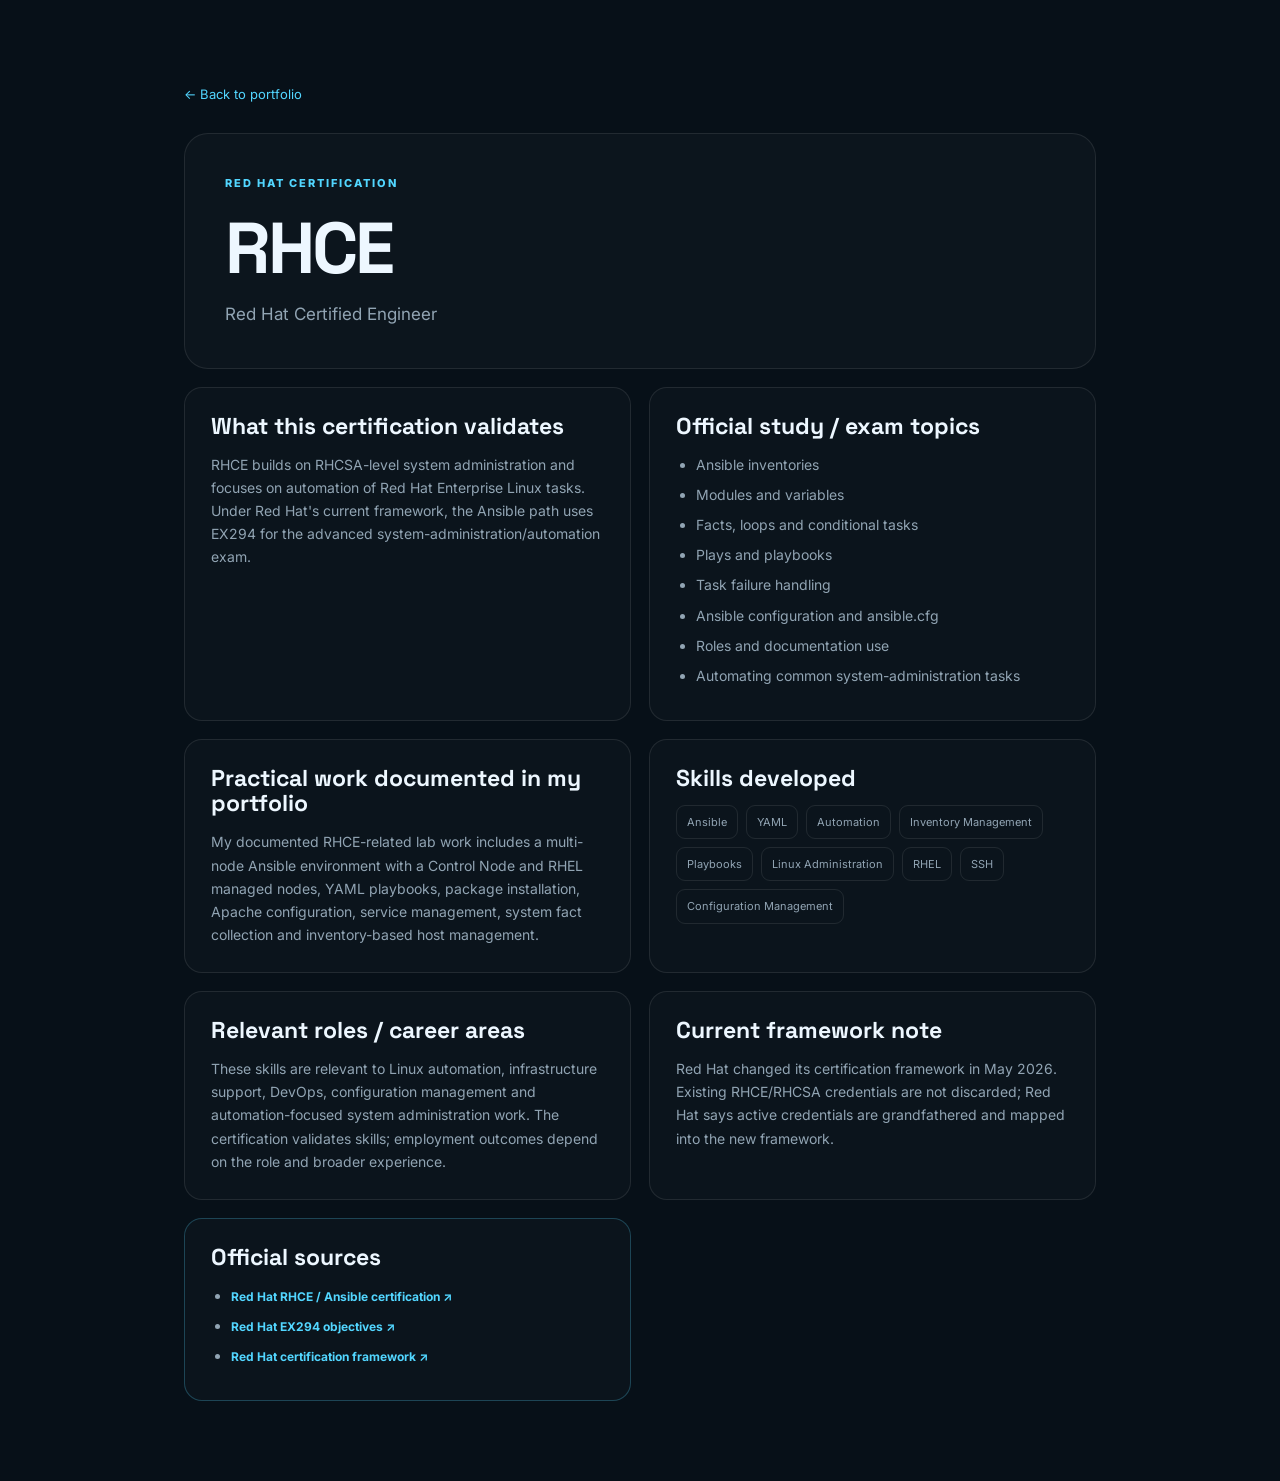
<file: rhce.html>
<!DOCTYPE html>
<html lang="en"><head><meta charset="UTF-8"><meta name="viewport" content="width=device-width, initial-scale=1.0">
<title>RHCE | Pavan Kumar Dixit</title><link rel="stylesheet" href="kumar.css"></head>
<body class="detail-page"><main class="detail-wrap">
<a class="back" href="pavan.html#certifications">← Back to portfolio</a>
<header class="detail-hero"><p class="eyebrow">RED HAT CERTIFICATION</p><h1>RHCE</h1><p class="subtitle">Red Hat Certified Engineer</p></header>
<div class="detail-grid"><section class="detail-card"><h2>What this certification validates</h2><p>RHCE builds on RHCSA-level system administration and focuses on automation of Red Hat Enterprise Linux tasks. Under Red Hat's current framework, the Ansible path uses EX294 for the advanced system-administration/automation exam.</p></section>
<section class="detail-card"><h2>Official study / exam topics</h2><ul><li>Ansible inventories</li><li>Modules and variables</li><li>Facts, loops and conditional tasks</li><li>Plays and playbooks</li><li>Task failure handling</li><li>Ansible configuration and ansible.cfg</li><li>Roles and documentation use</li><li>Automating common system-administration tasks</li></ul></section>
<section class="detail-card"><h2>Practical work documented in my portfolio</h2><p>My documented RHCE-related lab work includes a multi-node Ansible environment with a Control Node and RHEL managed nodes, YAML playbooks, package installation, Apache configuration, service management, system fact collection and inventory-based host management.</p></section>
<section class="detail-card"><h2>Skills developed</h2><div class="skill-pills"><span>Ansible</span><span>YAML</span><span>Automation</span><span>Inventory Management</span><span>Playbooks</span><span>Linux Administration</span><span>RHEL</span><span>SSH</span><span>Configuration Management</span></div></section>
<section class="detail-card"><h2>Relevant roles / career areas</h2><p>These skills are relevant to Linux automation, infrastructure support, DevOps, configuration management and automation-focused system administration work. The certification validates skills; employment outcomes depend on the role and broader experience.</p></section>
<section class="detail-card"><h2>Current framework note</h2><p>Red Hat changed its certification framework in May 2026. Existing RHCE/RHCSA credentials are not discarded; Red Hat says active credentials are grandfathered and mapped into the new framework.</p></section>
<div class="detail-card official"><h2>Official sources</h2><ul><li><a class="source-link" href="https://www.redhat.com/en/services/certification/red-hat-certified-engineer-in-ansible" target="_blank" rel="noopener">Red Hat RHCE / Ansible certification ↗</a></li><li><a class="source-link" href="https://www.redhat.com/en/services/training/ex294-red-hat-certified-engineer-rhce-exam-red-hat-enterprise-linux" target="_blank" rel="noopener">Red Hat EX294 objectives ↗</a></li><li><a class="source-link" href="https://www.redhat.com/en/services/certifications" target="_blank" rel="noopener">Red Hat certification framework ↗</a></li></ul></div></div>
</main><script src="dixit.js"></script></body></html>
</file>
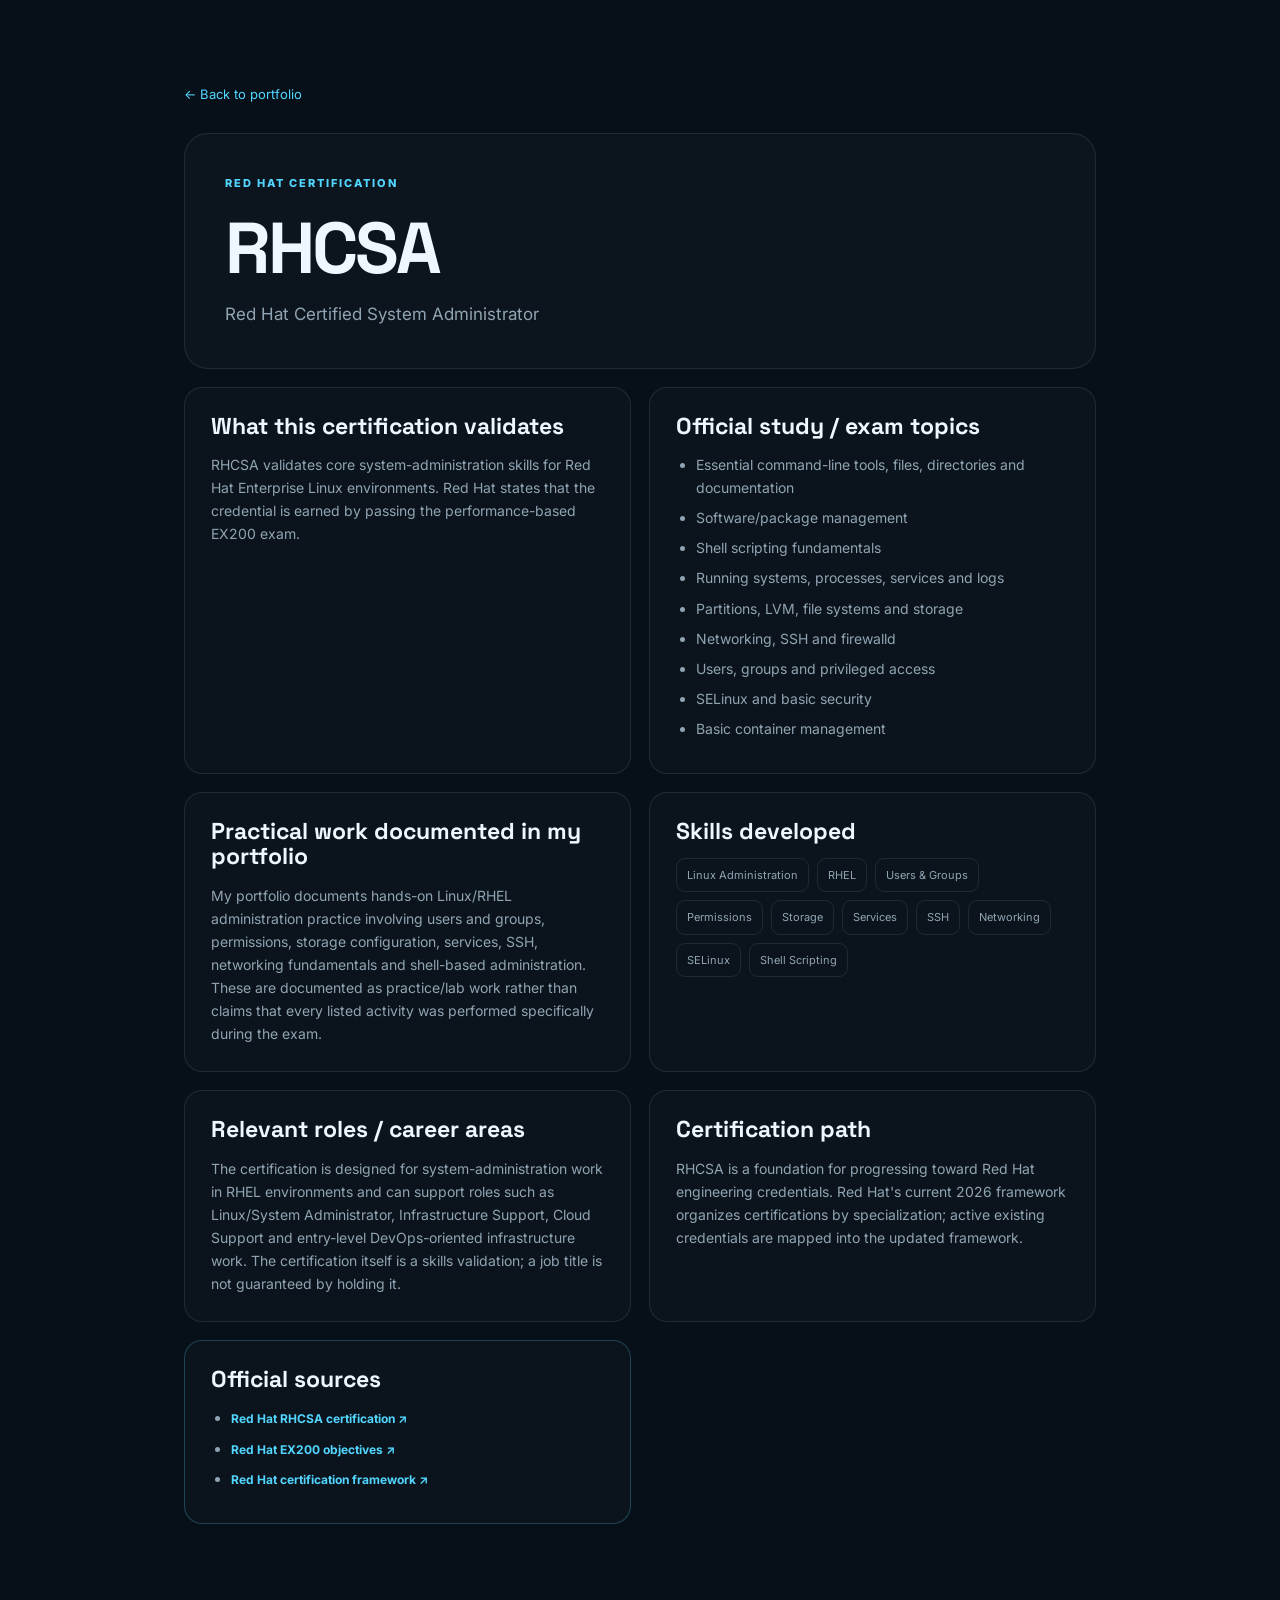
<file: rhcsa.html>
<!DOCTYPE html>
<html lang="en"><head><meta charset="UTF-8"><meta name="viewport" content="width=device-width, initial-scale=1.0">
<title>RHCSA | Pavan Kumar Dixit</title><link rel="stylesheet" href="kumar.css"></head>
<body class="detail-page"><main class="detail-wrap">
<a class="back" href="pavan.html#certifications">← Back to portfolio</a>
<header class="detail-hero"><p class="eyebrow">RED HAT CERTIFICATION</p><h1>RHCSA</h1><p class="subtitle">Red Hat Certified System Administrator</p></header>
<div class="detail-grid"><section class="detail-card"><h2>What this certification validates</h2><p>RHCSA validates core system-administration skills for Red Hat Enterprise Linux environments. Red Hat states that the credential is earned by passing the performance-based EX200 exam.</p></section>
<section class="detail-card"><h2>Official study / exam topics</h2><ul><li>Essential command-line tools, files, directories and documentation</li><li>Software/package management</li><li>Shell scripting fundamentals</li><li>Running systems, processes, services and logs</li><li>Partitions, LVM, file systems and storage</li><li>Networking, SSH and firewalld</li><li>Users, groups and privileged access</li><li>SELinux and basic security</li><li>Basic container management</li></ul></section>
<section class="detail-card"><h2>Practical work documented in my portfolio</h2><p>My portfolio documents hands-on Linux/RHEL administration practice involving users and groups, permissions, storage configuration, services, SSH, networking fundamentals and shell-based administration. These are documented as practice/lab work rather than claims that every listed activity was performed specifically during the exam.</p></section>
<section class="detail-card"><h2>Skills developed</h2><div class="skill-pills"><span>Linux Administration</span><span>RHEL</span><span>Users & Groups</span><span>Permissions</span><span>Storage</span><span>Services</span><span>SSH</span><span>Networking</span><span>SELinux</span><span>Shell Scripting</span></div></section>
<section class="detail-card"><h2>Relevant roles / career areas</h2><p>The certification is designed for system-administration work in RHEL environments and can support roles such as Linux/System Administrator, Infrastructure Support, Cloud Support and entry-level DevOps-oriented infrastructure work. The certification itself is a skills validation; a job title is not guaranteed by holding it.</p></section>
<section class="detail-card"><h2>Certification path</h2><p>RHCSA is a foundation for progressing toward Red Hat engineering credentials. Red Hat's current 2026 framework organizes certifications by specialization; active existing credentials are mapped into the updated framework.</p></section>
<div class="detail-card official"><h2>Official sources</h2><ul><li><a class="source-link" href="https://www.redhat.com/en/services/certification/rhcsa" target="_blank" rel="noopener">Red Hat RHCSA certification ↗</a></li><li><a class="source-link" href="https://www.redhat.com/en/services/training/ex200-red-hat-certified-system-administrator-rhcsa-exam" target="_blank" rel="noopener">Red Hat EX200 objectives ↗</a></li><li><a class="source-link" href="https://www.redhat.com/en/services/certifications" target="_blank" rel="noopener">Red Hat certification framework ↗</a></li></ul></div></div>
</main><script src="dixit.js"></script></body></html>
</file>
<file: kumar.css>
@import url('https://fonts.googleapis.com/css2?family=Inter:wght@400;500;600;700;800&family=Space+Grotesk:wght@500;600;700&display=swap');
:root{--bg:#071018;--bg2:#0b1620;--card:#0d1b27;--text:#edf7ff;--muted:#91a4b3;--line:rgba(255,255,255,.09);--accent:#52d6ff;--accent2:#8b7cff;--max:1180px;--radius:20px}
*{box-sizing:border-box;margin:0;padding:0}html{scroll-behavior:smooth}body{font-family:Inter,Arial,sans-serif;background:var(--bg);color:var(--text);line-height:1.65}a{color:inherit;text-decoration:none}
.navbar{position:sticky;top:0;z-index:20;display:flex;align-items:center;justify-content:space-between;padding:18px max(24px,calc((100% - var(--max))/2));background:rgba(7,16,24,.88);backdrop-filter:blur(16px);border-bottom:1px solid var(--line)}
.logo{font:700 24px "Space Grotesk";letter-spacing:-1px}.logo span{color:var(--accent)}.nav-links{display:flex;gap:18px;font-size:12px;color:var(--muted)}.nav-links a:hover{color:var(--text)}.menu-toggle{display:none;background:none;border:0;color:var(--text);font-size:25px}
.section{max-width:var(--max);margin:auto;padding:100px 24px}.section.alt{max-width:none;padding-left:max(24px,calc((100% - var(--max))/2));padding-right:max(24px,calc((100% - var(--max))/2));background:linear-gradient(180deg,rgba(255,255,255,.018),rgba(255,255,255,.008))}
.hero{min-height:calc(100vh - 70px);display:grid;grid-template-columns:1.15fr .85fr;align-items:center;gap:60px}.eyebrow{font-size:11px;font-weight:800;letter-spacing:2px;color:var(--accent);margin-bottom:16px}h1,h2,h3{font-family:"Space Grotesk";line-height:1.1}h1{font-size:clamp(52px,8vw,94px);letter-spacing:-4px}h1 span{color:var(--accent)}.hero-subtitle{font-size:20px;margin-top:20px;font-weight:600}.hero-text{max-width:670px;color:var(--muted);font-size:16px;margin-top:16px}.hero-actions{display:flex;gap:12px;margin-top:28px;flex-wrap:wrap}.hero-actions.center{justify-content:center}.btn{padding:12px 19px;border:1px solid var(--line);border-radius:12px;font-weight:700;font-size:13px;transition:.2s}.btn.primary{background:var(--accent);color:#031018;border-color:var(--accent)}.btn:hover{transform:translateY(-2px)}.social-links{display:flex;gap:20px;margin-top:25px;font-size:13px;color:var(--muted)}.social-links a:hover,.text-link:hover,.open-link:hover{color:var(--accent)}
.terminal-card{background:#050b10;border:1px solid var(--line);border-radius:var(--radius);box-shadow:0 30px 80px rgba(0,0,0,.3);overflow:hidden}.terminal-top{display:flex;gap:7px;padding:13px 16px;border-bottom:1px solid var(--line)}.terminal-top span{width:9px;height:9px;border-radius:50%;background:#53616a}.terminal-body{padding:25px;font-family:Consolas,monospace;font-size:13px;min-height:330px}.terminal-body p{margin-bottom:10px}.prompt{color:var(--accent)}.output{color:#a9bac6;padding-left:14px}.cursor{color:var(--accent);animation:blink 1s infinite}@keyframes blink{50%{opacity:0}}
.section-heading{margin-bottom:42px}.section-heading h2{font-size:clamp(35px,5vw,58px);letter-spacing:-2px}.about-grid{display:grid;grid-template-columns:1.4fr .8fr;gap:24px}.about-card,.fact-list,.skill-card,.cert-card,.project-card,.project-note,.journey-step,.internship-card{border:1px solid var(--line);background:rgba(255,255,255,.025);border-radius:var(--radius)}
.about-card{padding:32px;font-size:17px;color:var(--muted)}.about-card p+p{margin-top:18px}.about-card strong{color:var(--text)}.fact-list{overflow:hidden}.fact-list div{display:flex;justify-content:space-between;gap:20px;padding:22px;border-bottom:1px solid var(--line)}.fact-list div:last-child{border:0}.fact-list span{color:var(--muted);font-size:13px}.fact-list strong{text-align:right;font-size:13px}
.cards-grid{display:grid;grid-template-columns:repeat(4,1fr);gap:16px}.skill-card{padding:24px;min-height:170px}.card-number{font-size:11px;color:var(--accent)}.skill-card h3{font-size:21px;margin:28px 0 10px}.skill-card p{font-size:13px;color:var(--muted)}
.cert-grid{display:grid;grid-template-columns:repeat(2,1fr);gap:16px}.cert-card{display:flex;align-items:center;gap:18px;padding:25px;transition:.2s}.cert-card:hover,.internship-card:hover{transform:translateY(-4px);border-color:rgba(82,214,255,.35)}.cert-card.featured{border-color:rgba(82,214,255,.28)}.cert-badge{display:grid;place-items:center;width:52px;height:52px;border-radius:14px;background:rgba(82,214,255,.1);color:var(--accent);font-weight:800;flex:0 0 auto}.cert-label,.project-type{font-size:10px;letter-spacing:1.5px;color:var(--accent);font-weight:800}.cert-card h3{font-size:22px;margin:3px 0}.cert-card p{font-size:13px;color:var(--muted)}.open-link{display:inline-block;color:var(--accent);font-size:11px;font-weight:700;margin-top:8px}.section-note{margin-top:18px;color:var(--muted);font-size:12px}
.project-card{display:grid;grid-template-columns:1.4fr .7fr;overflow:hidden}.project-gap{margin-top:16px}.project-main,.project-side{padding:34px}.project-side{border-left:1px solid var(--line);background:rgba(0,0,0,.12)}.project-main h3{font-size:35px;margin:10px 0 14px}.project-main>p:not(.project-type){color:var(--muted);max-width:720px}.tags{display:flex;gap:8px;flex-wrap:wrap;margin-top:24px}.tags span{padding:6px 9px;border:1px solid var(--line);border-radius:8px;font-size:11px;color:var(--muted)}.project-side>p{font-weight:700;margin-bottom:12px}.project-side ul{list-style:none;color:var(--muted);font-size:13px}.project-side li{padding:5px 0}.project-side li::before{content:"→ ";color:var(--accent)}
.internship-grid{display:grid;grid-template-columns:repeat(2,1fr);gap:16px}.internship-card{padding:28px;transition:.2s}.internship-card h3{font-size:25px;margin:18px 0 7px}.internship-card p{color:var(--muted);font-size:13px}
.timeline{border-left:1px solid var(--line);margin-left:8px;padding-left:34px}.timeline-item{position:relative;padding:0 0 42px}.timeline-dot{position:absolute;left:-41px;top:5px;width:13px;height:13px;border-radius:50%;background:var(--accent);box-shadow:0 0 0 6px var(--bg)}.timeline-date{font-size:11px;color:var(--accent);font-weight:800;letter-spacing:1px}.timeline h3{font-size:25px;margin:5px 0}.timeline p:not(.timeline-date){color:var(--muted)}.muted{font-size:13px;margin-top:4px}
.journey{display:grid;grid-template-columns:repeat(6,1fr);gap:12px}.journey-step{padding:22px}.journey-step span{font-size:11px;color:var(--accent)}.journey-step h3{font-size:18px;margin:25px 0 8px}.journey-step p{font-size:12px;color:var(--muted)}
.contact-section{text-align:center}.contact-box{padding:65px 20px;border:1px solid rgba(82,214,255,.18);border-radius:28px;background:radial-gradient(circle at 50% 0,rgba(82,214,255,.09),transparent 45%)}.contact-box h2{font-size:clamp(36px,6vw,68px);letter-spacing:-3px}.contact-box>p:not(.eyebrow){color:var(--muted);margin-top:15px}footer{padding:30px 24px;text-align:center;border-top:1px solid var(--line);color:var(--muted);font-size:12px}
.detail-page{min-height:100vh}.detail-wrap{max-width:960px;margin:auto;padding:80px 24px}.back{display:inline-block;color:var(--accent);font-size:13px;margin-bottom:28px}.detail-hero{padding:40px;border:1px solid var(--line);border-radius:24px;background:rgba(255,255,255,.025)}.detail-hero h1{font-size:clamp(42px,7vw,72px);letter-spacing:-3px}.detail-hero .subtitle{color:var(--muted);margin-top:12px;font-size:17px}.detail-grid{display:grid;grid-template-columns:1fr 1fr;gap:18px;margin-top:18px}.detail-card{padding:26px;border:1px solid var(--line);border-radius:18px;background:rgba(255,255,255,.02)}.detail-card h2{font-size:23px;margin-bottom:14px}.detail-card p,.detail-card li{color:var(--muted);font-size:14px}.detail-card ul{padding-left:20px}.detail-card li{margin:7px 0}.skill-pills{display:flex;gap:8px;flex-wrap:wrap}.skill-pills span{padding:7px 10px;border:1px solid var(--line);border-radius:9px;font-size:11px;color:var(--muted)}.official{border-color:rgba(82,214,255,.25)}.source-link{color:var(--accent);font-size:12px;font-weight:700}
@media(max-width:900px){.nav-links{display:none}.menu-toggle{display:block}.nav-links.open{display:flex;position:absolute;top:68px;left:0;right:0;padding:20px 24px;background:var(--bg2);flex-direction:column;border-bottom:1px solid var(--line)}.hero,.about-grid,.project-card{grid-template-columns:1fr}.hero{padding-top:80px}.cards-grid{grid-template-columns:repeat(2,1fr)}.journey{grid-template-columns:repeat(3,1fr)}.project-side{border-left:0;border-top:1px solid var(--line)}}
@media(max-width:600px){.section{padding:75px 18px}.section.alt{padding-left:18px;padding-right:18px}.hero h1{font-size:54px}.cards-grid,.cert-grid,.journey,.internship-grid,.detail-grid{grid-template-columns:1fr}.fact-list div{flex-direction:column;gap:4px}.fact-list strong{text-align:left}.project-main,.project-side{padding:25px}.project-main h3{font-size:29px}.detail-wrap{padding:55px 18px}.detail-hero{padding:25px}}
</file>
